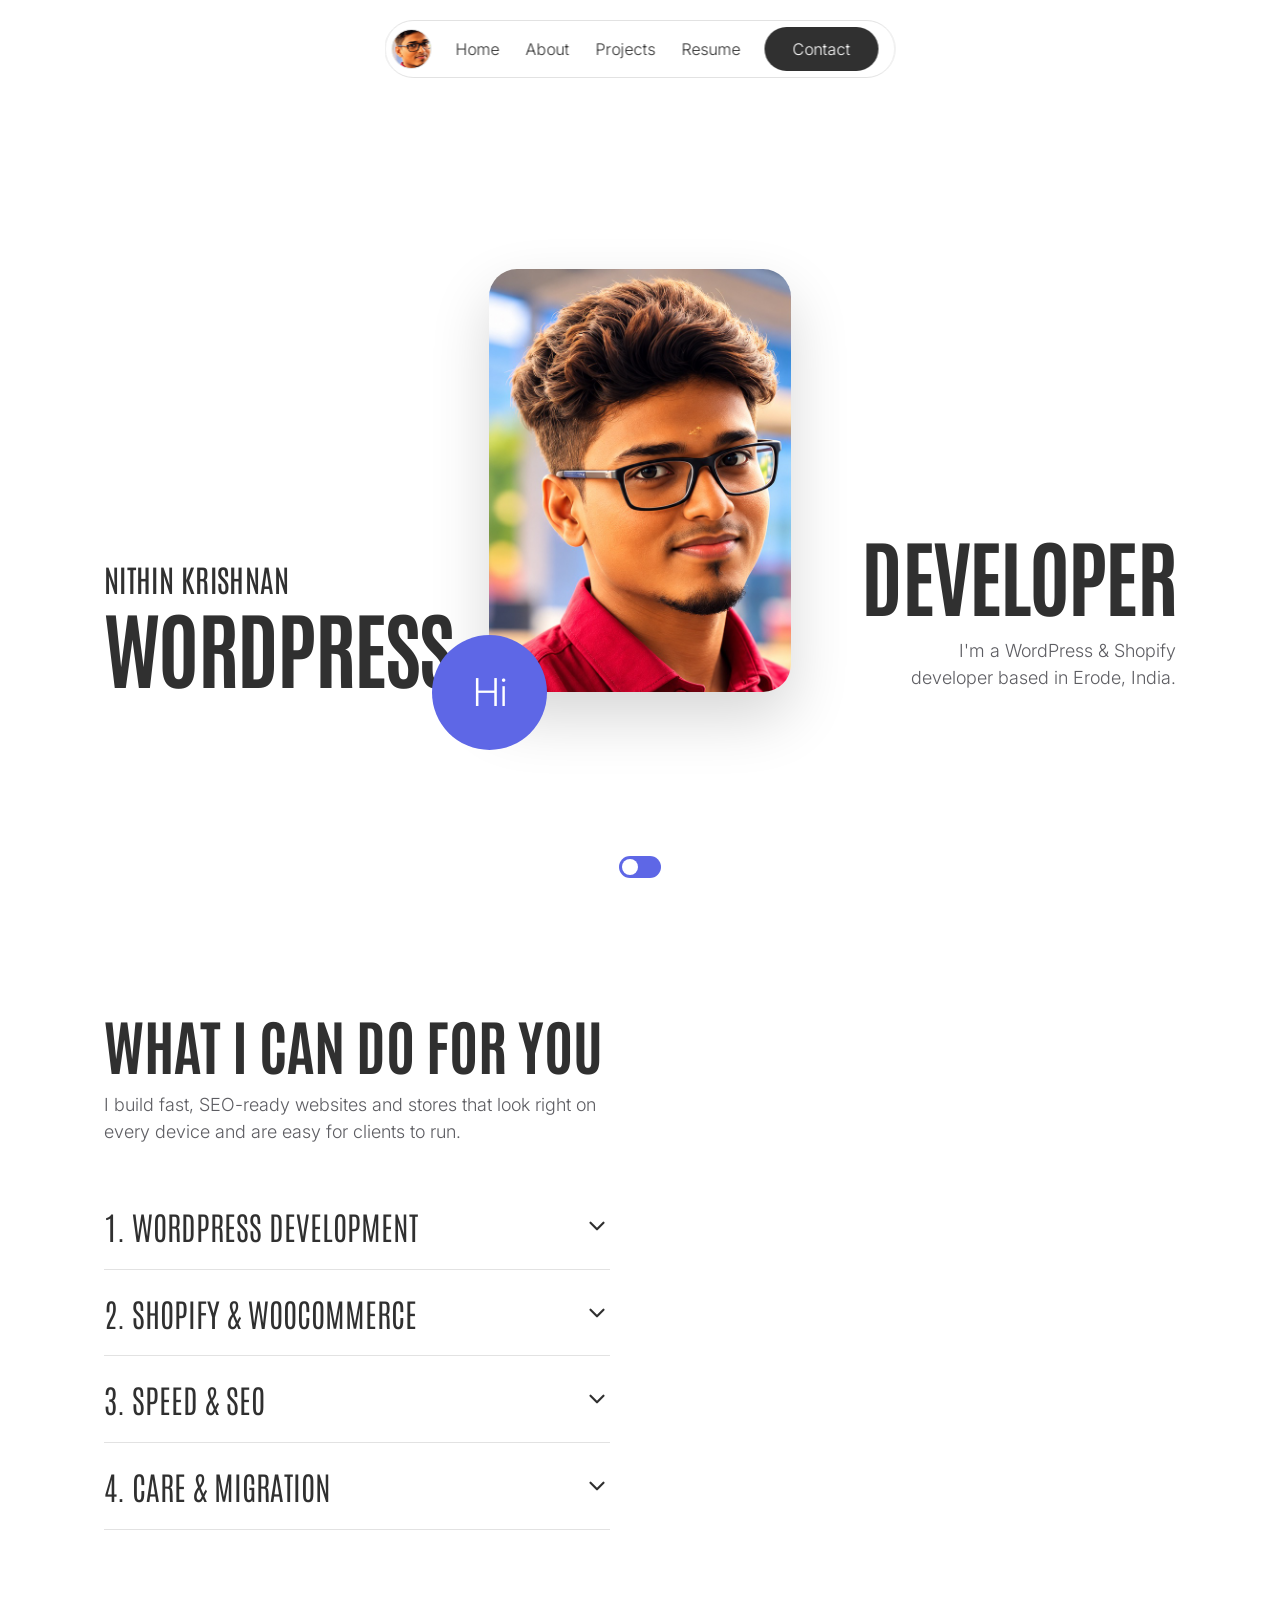
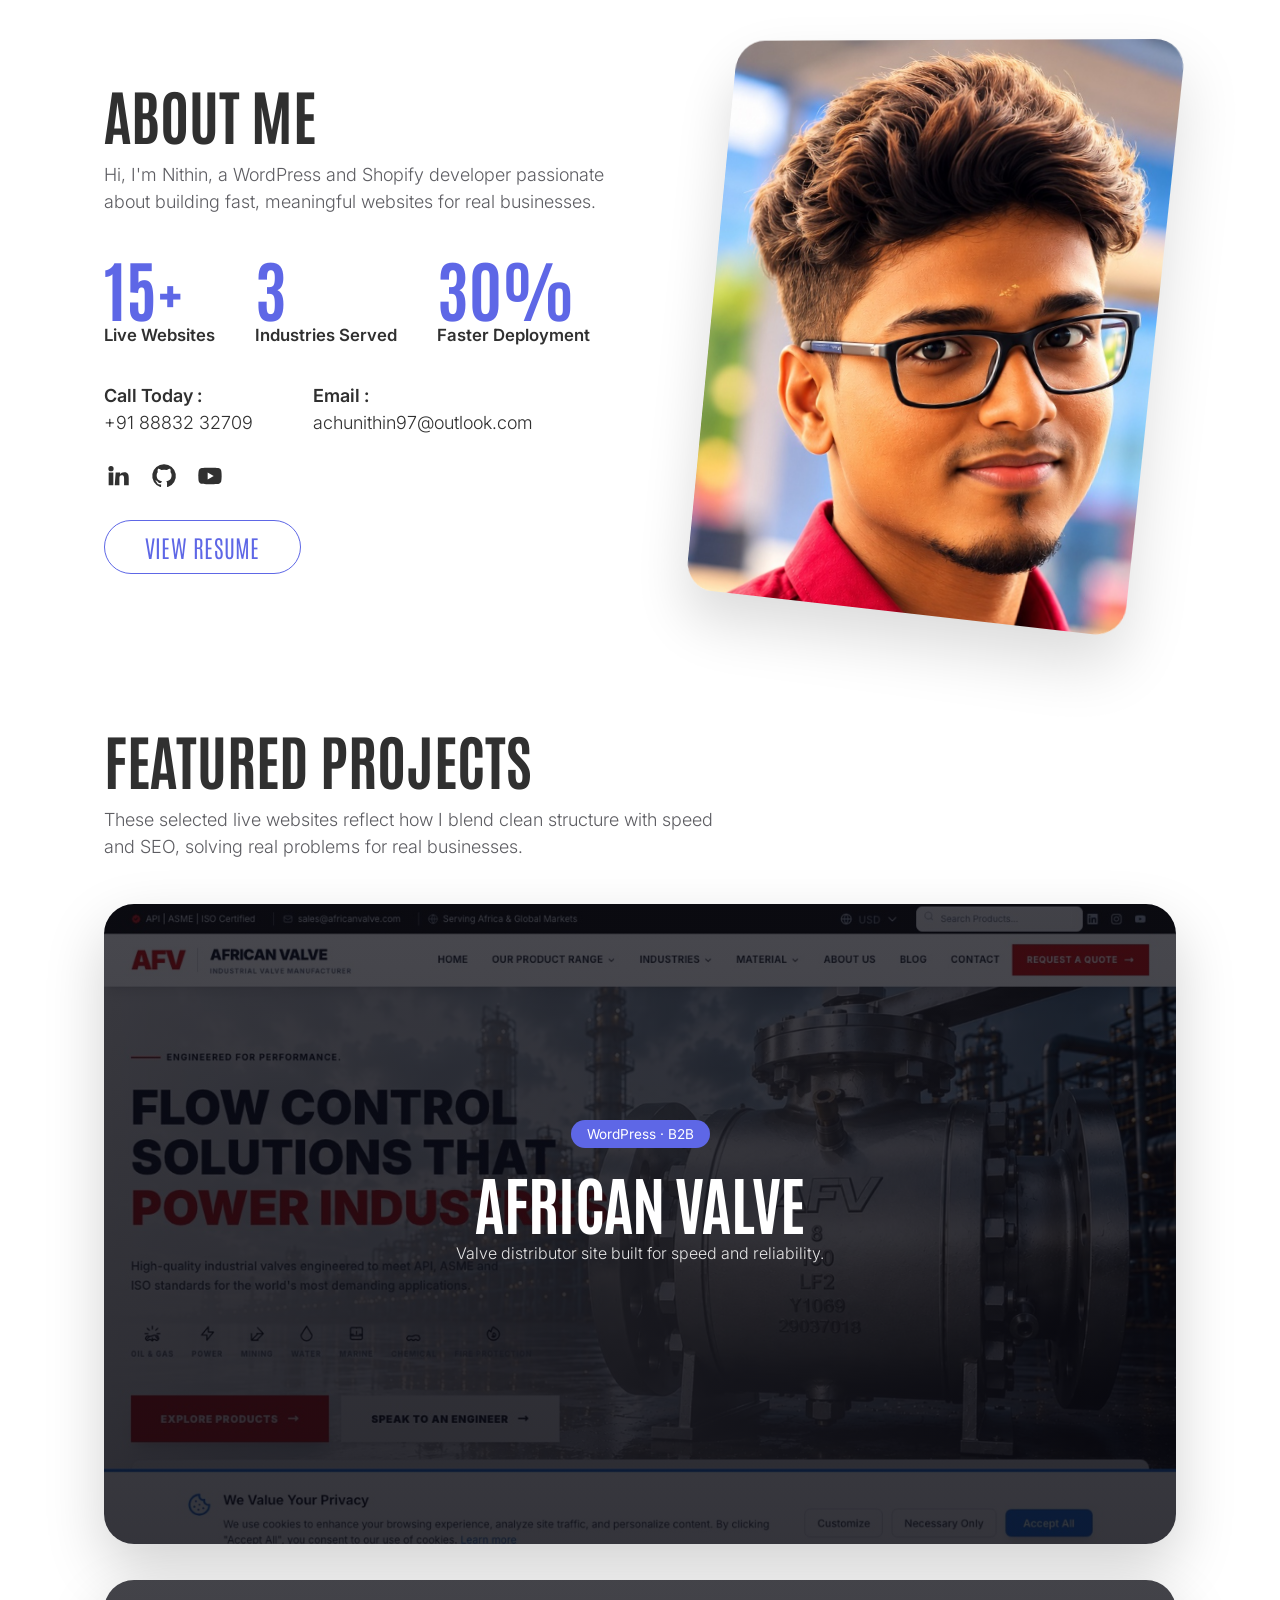
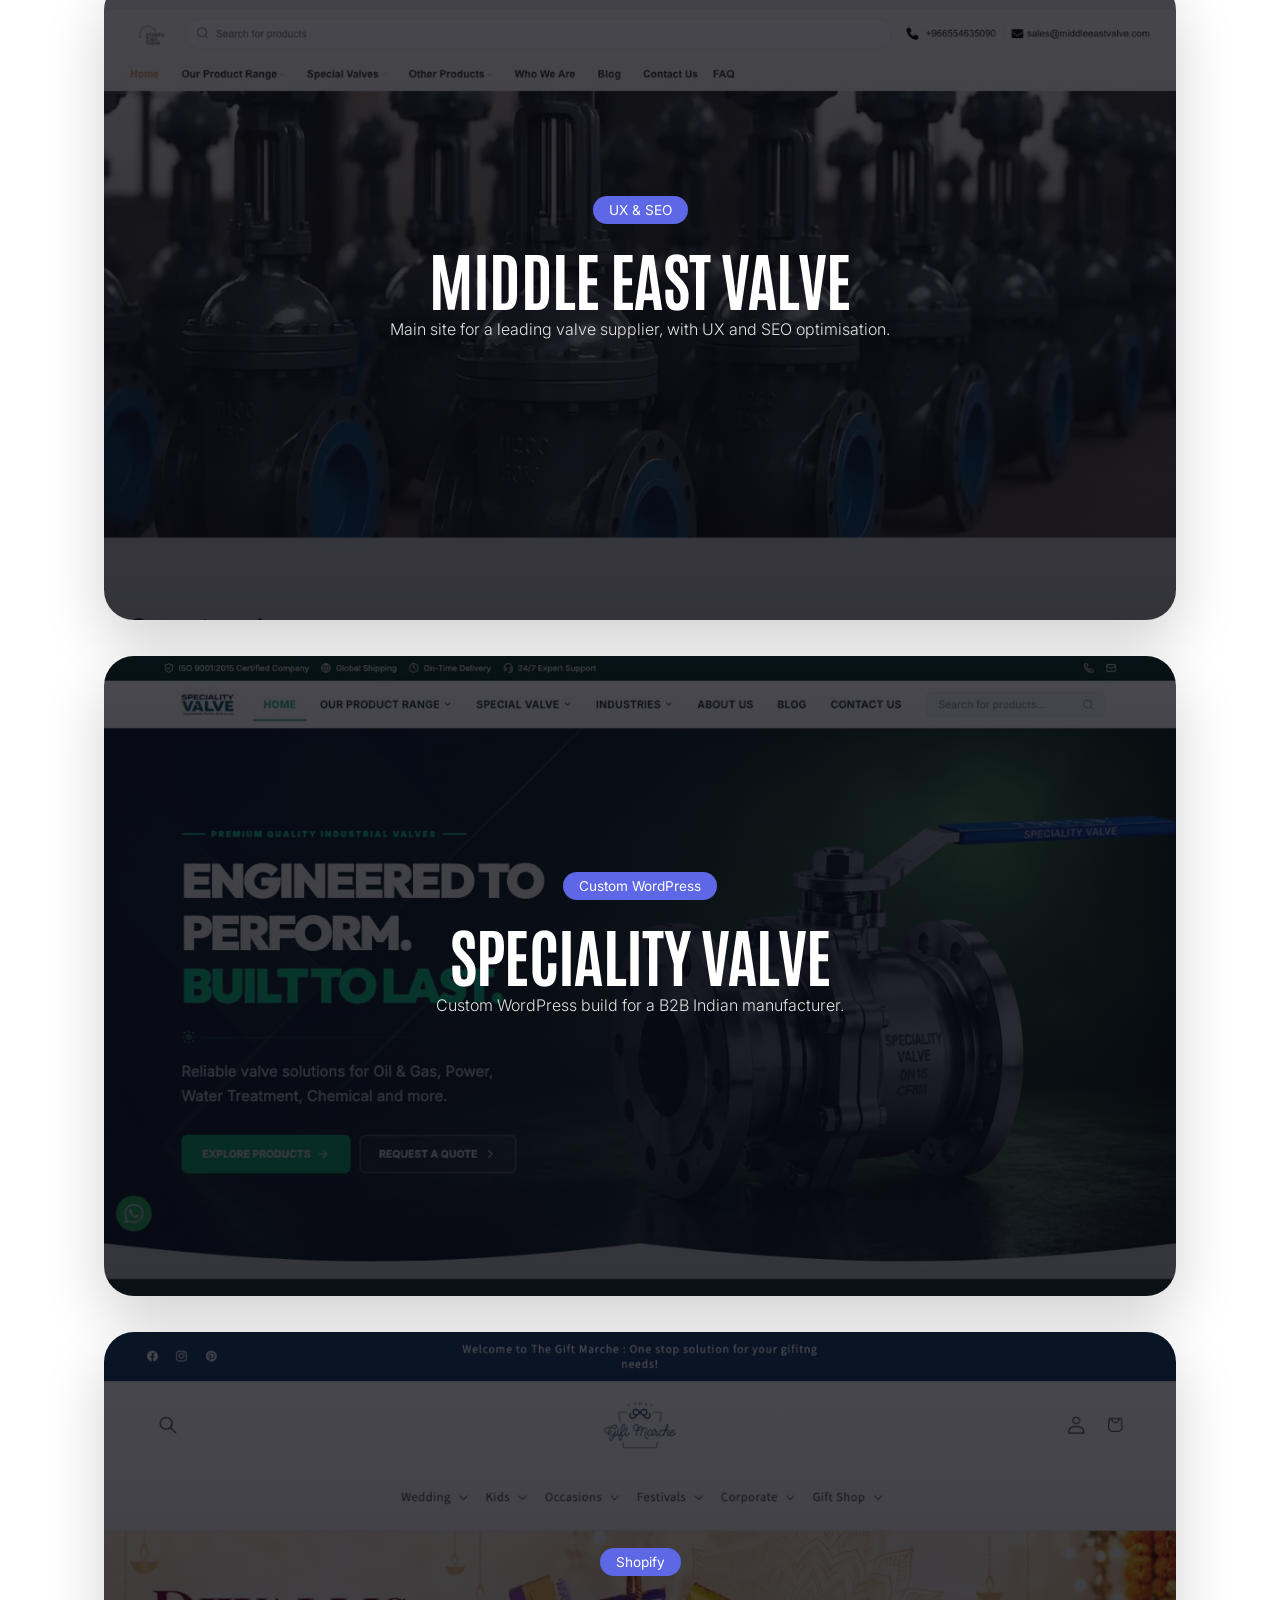
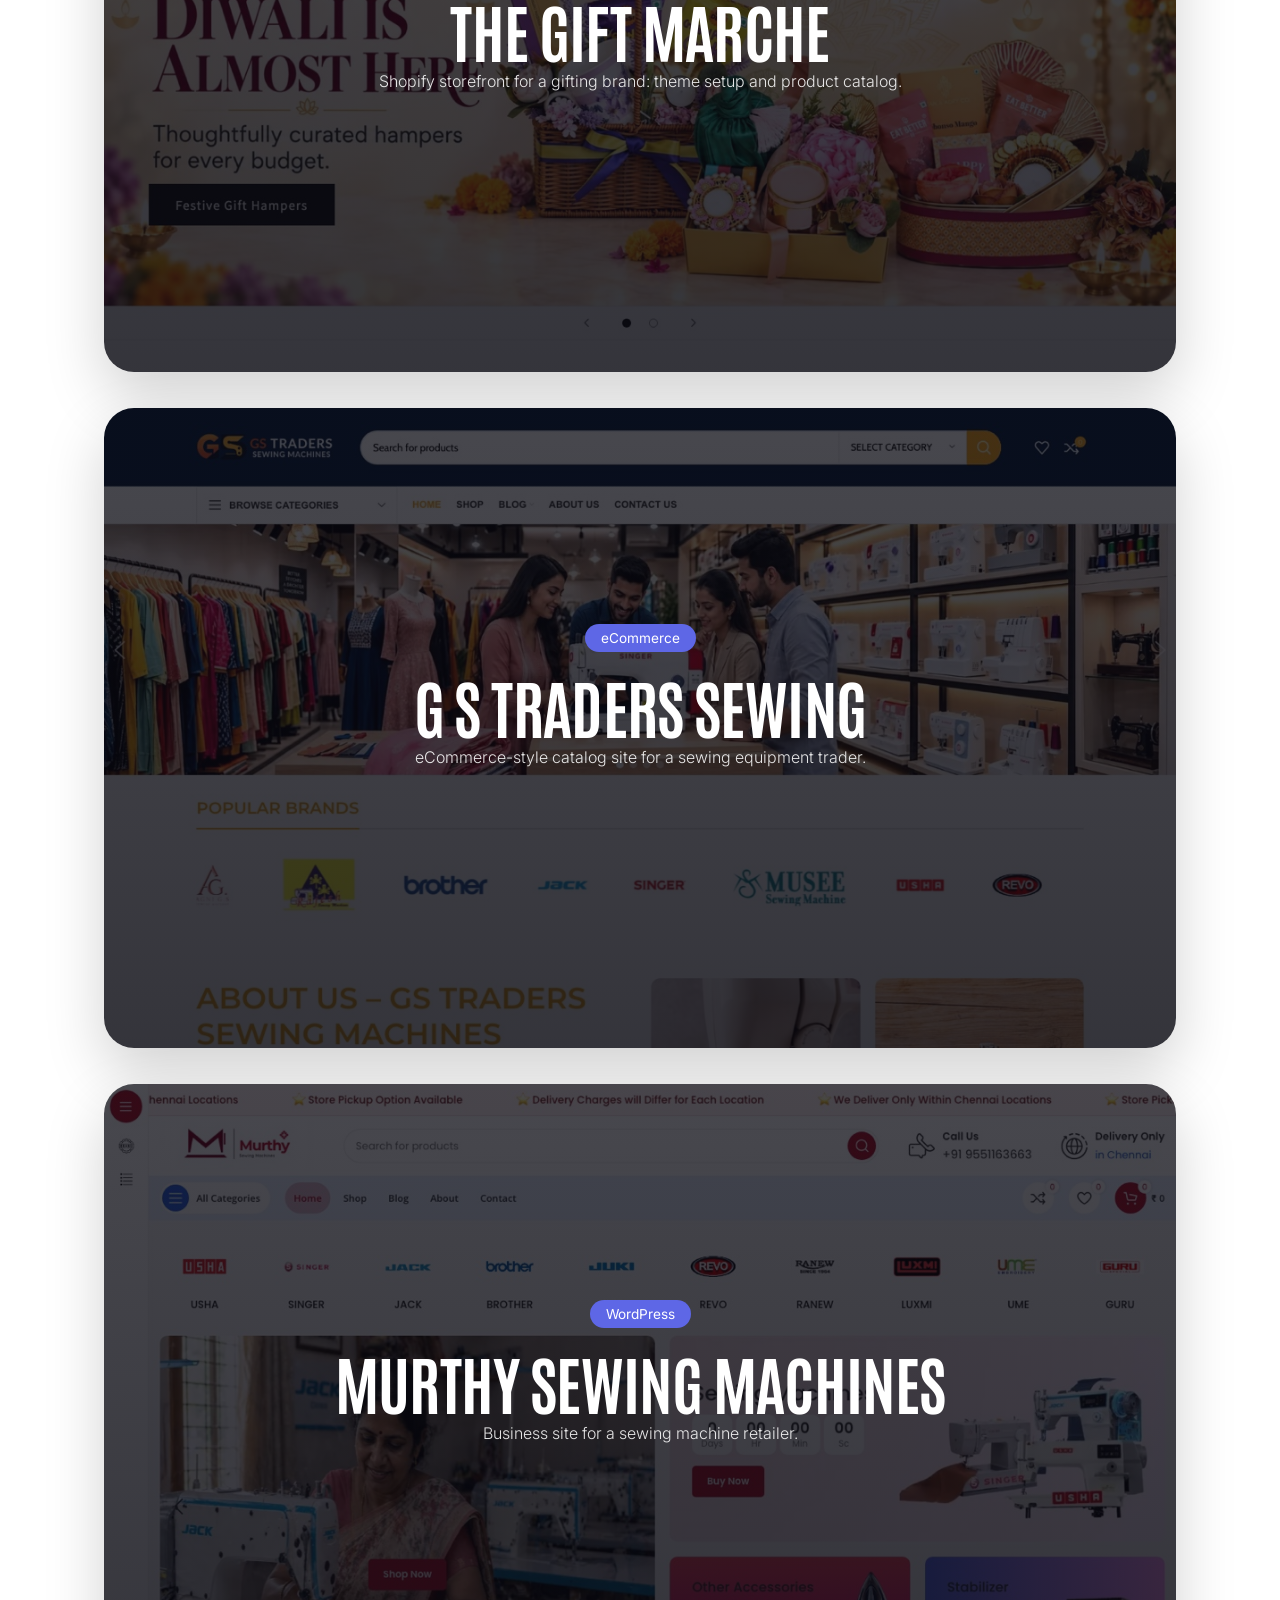
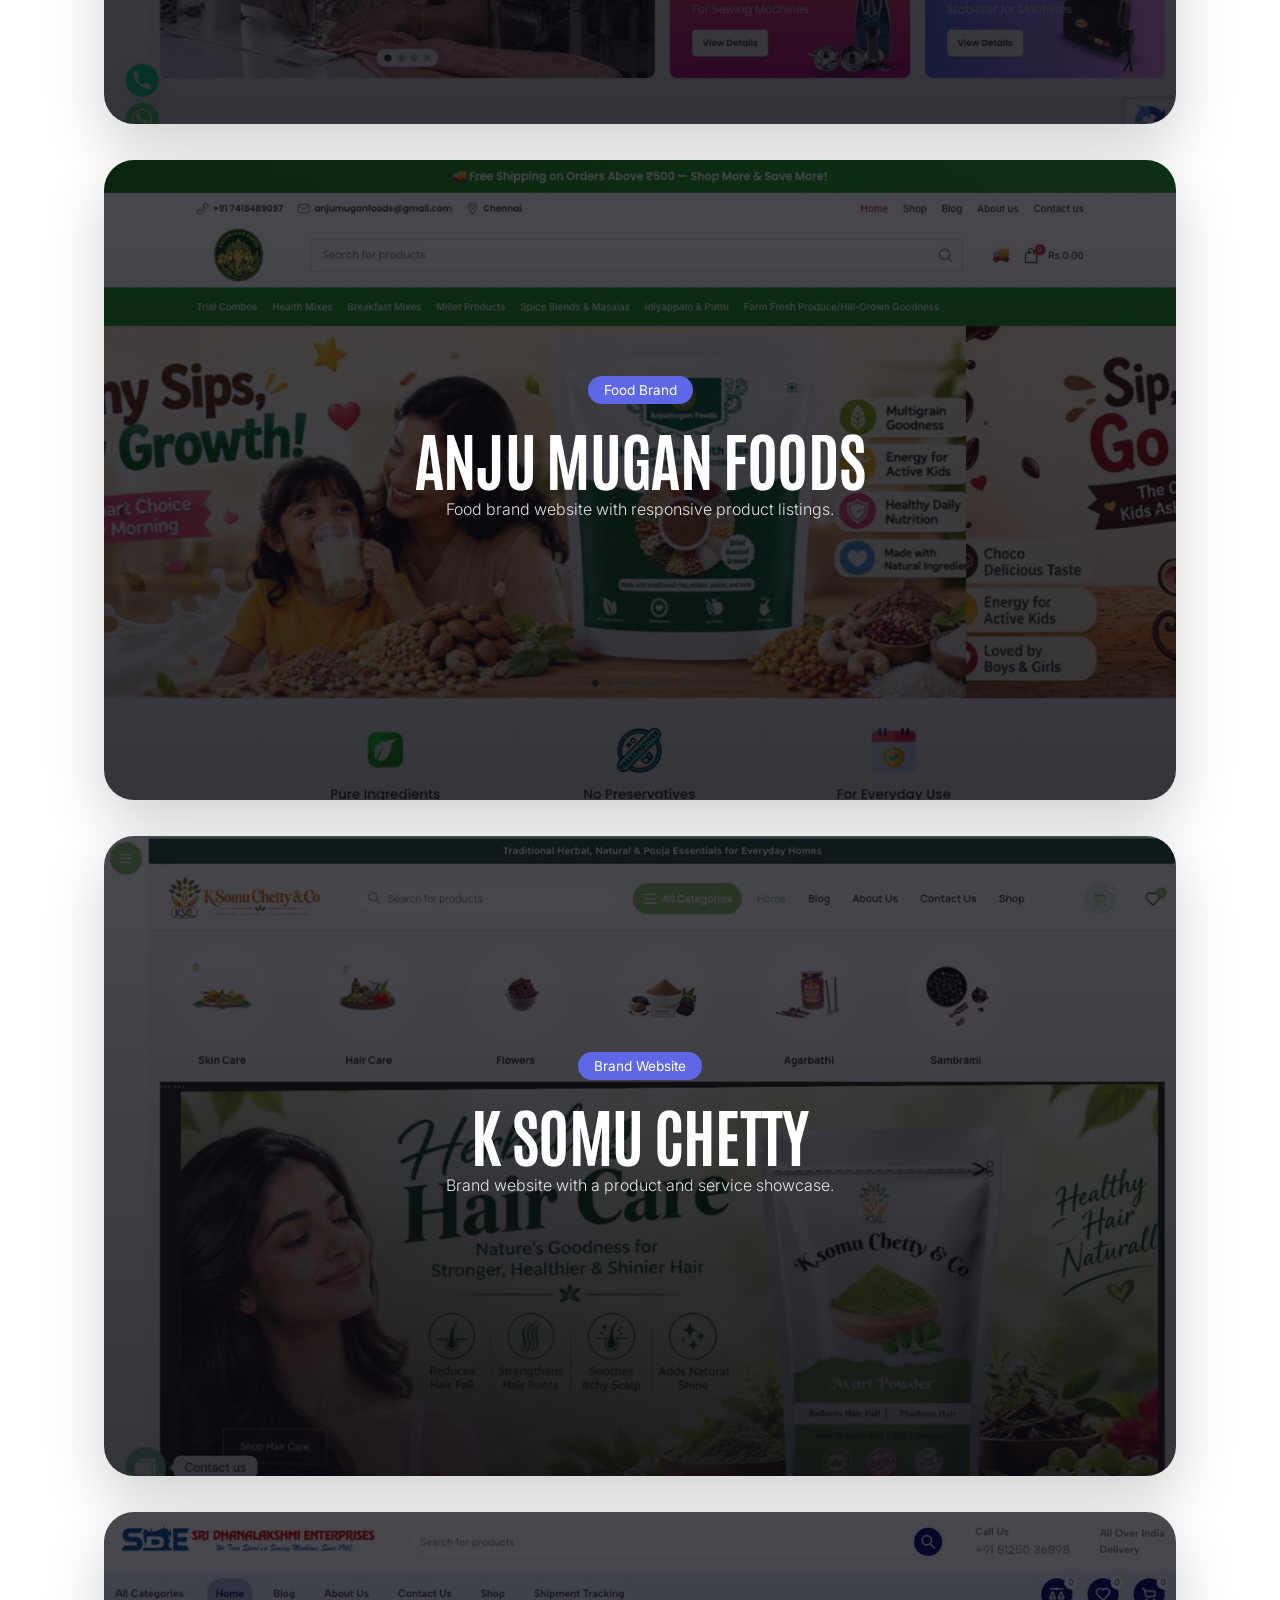
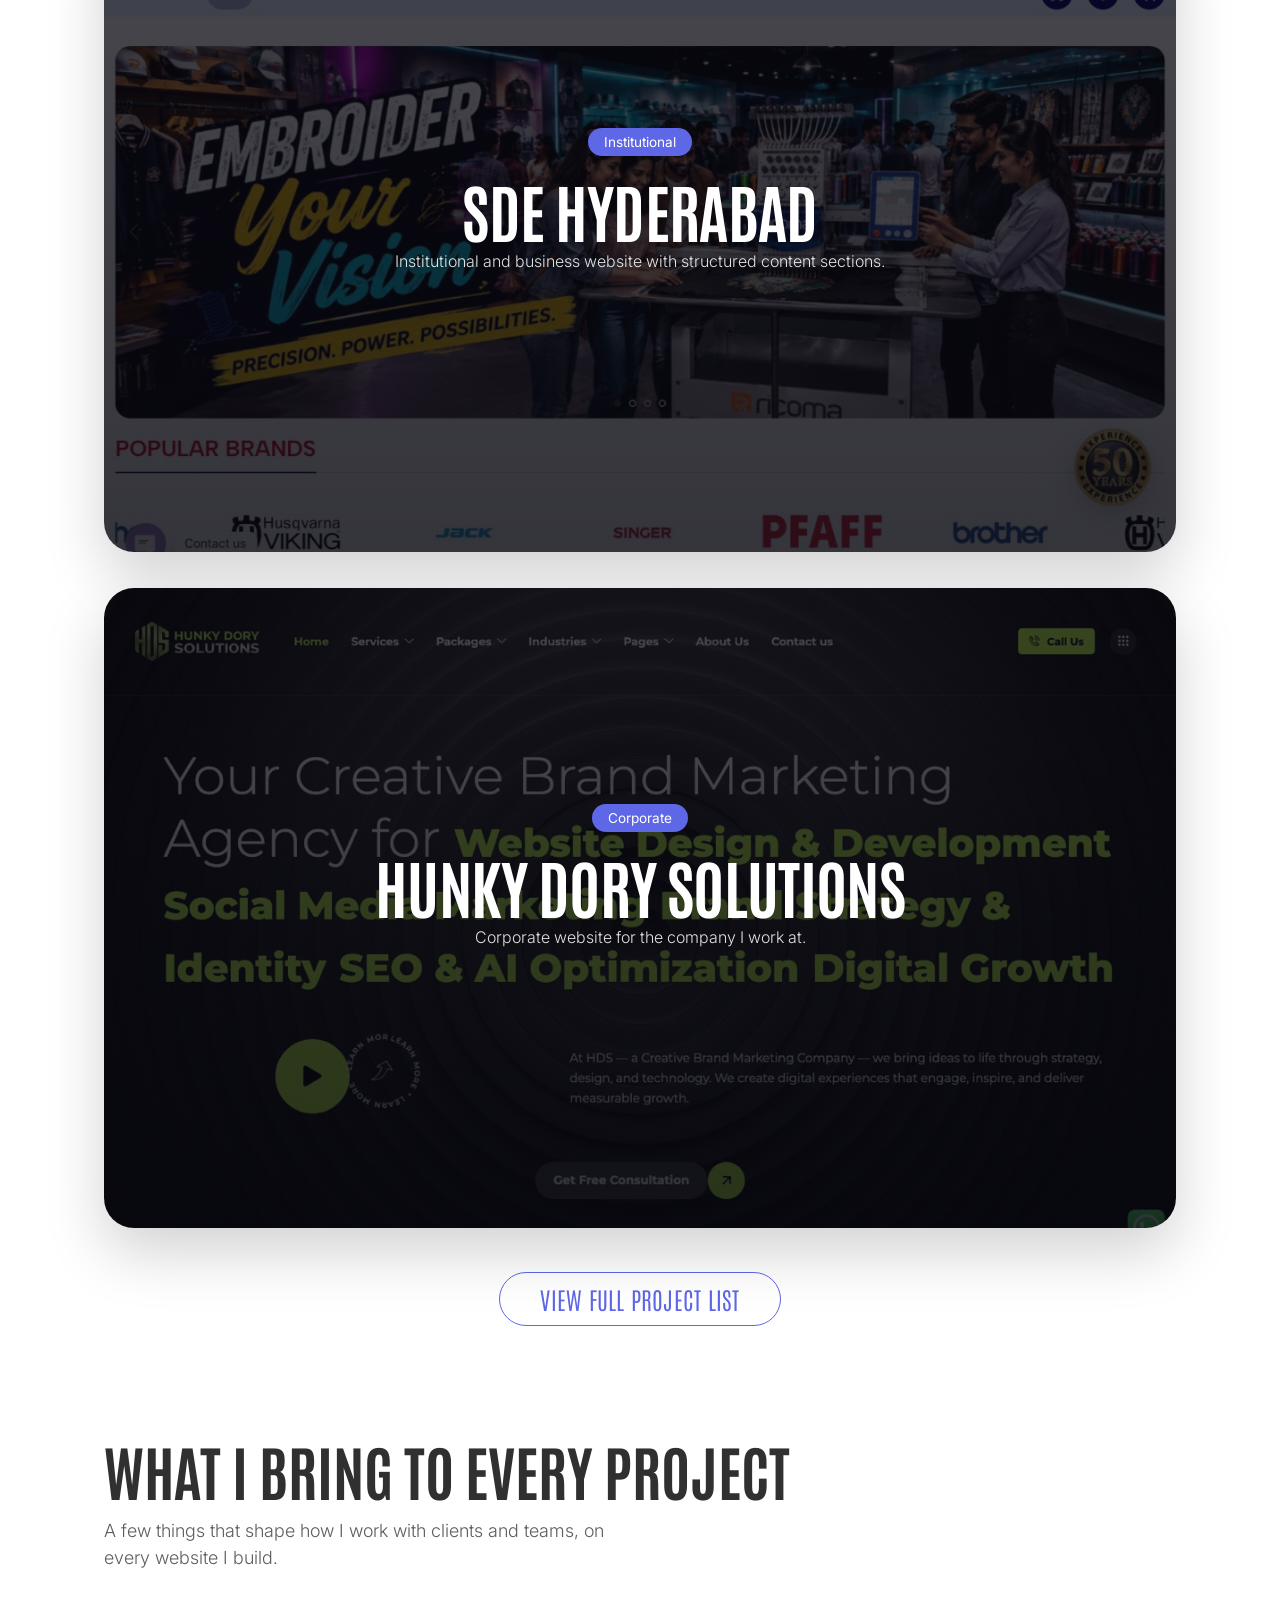
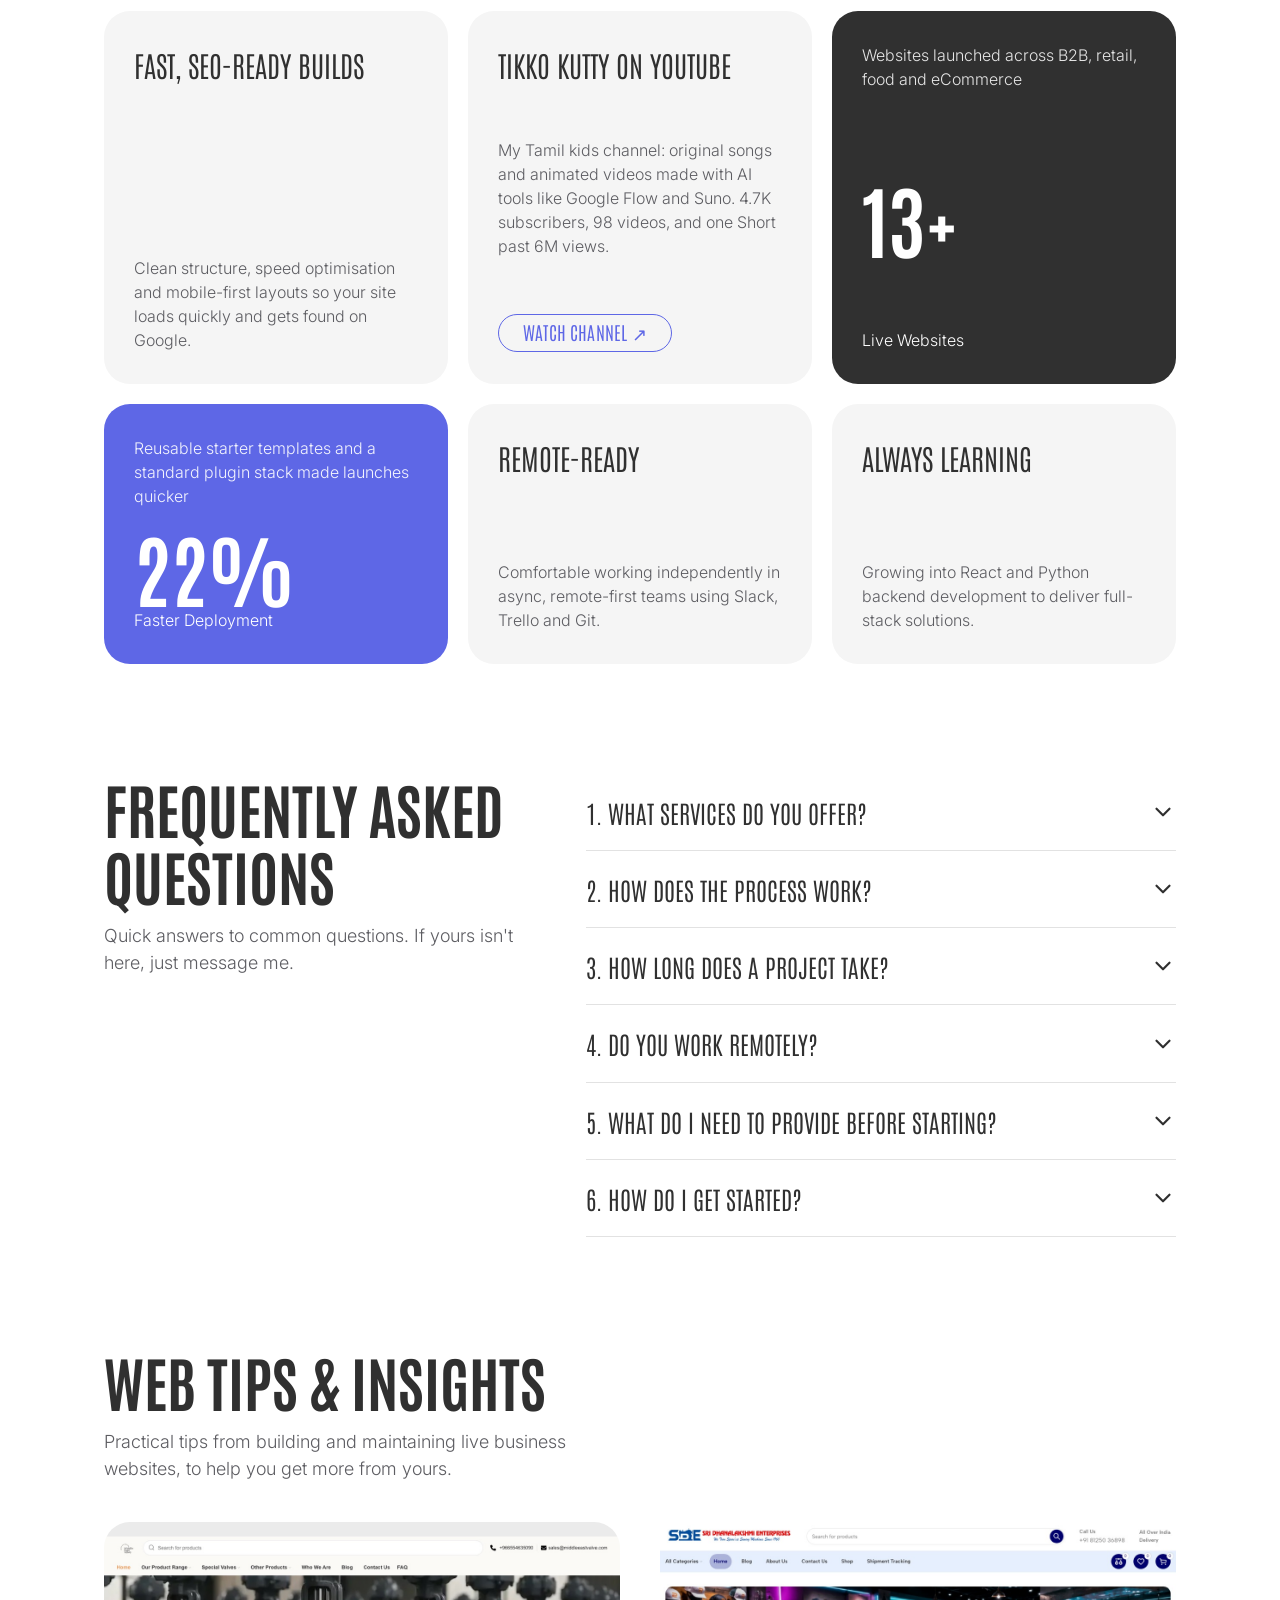
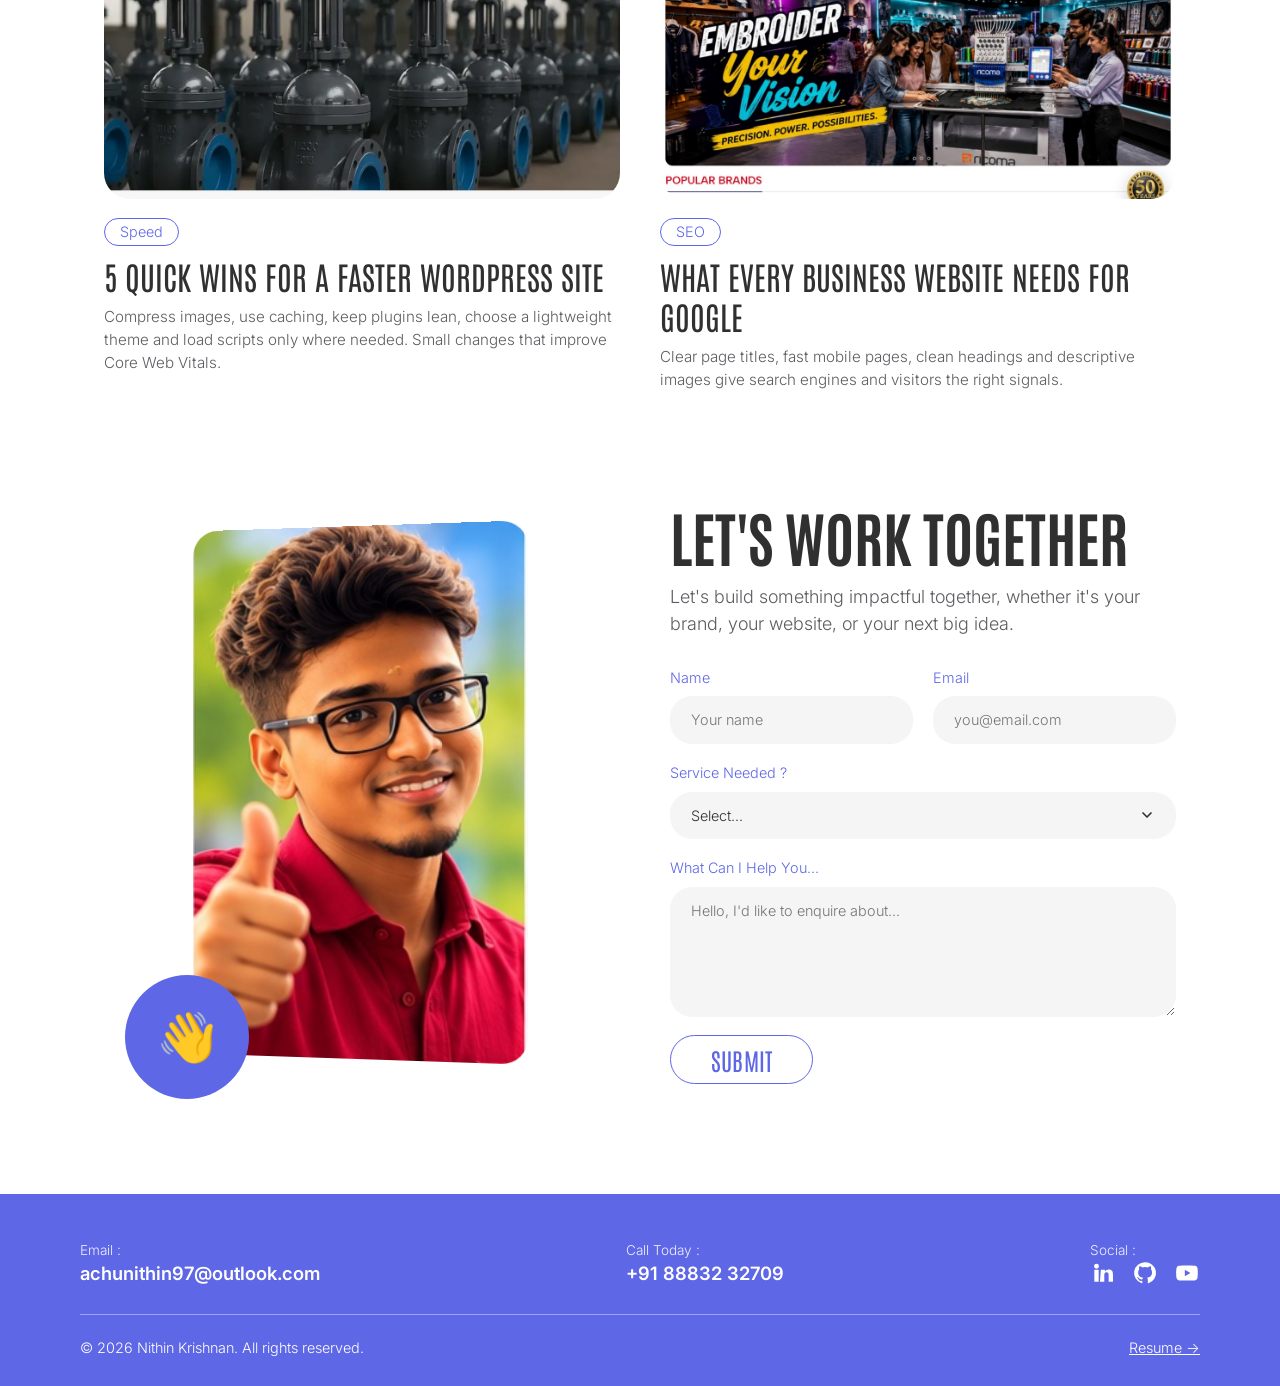
<file: index.html>
<!doctype html>
<html lang="en">
<head>
  <meta charset="utf-8">
  <meta name="viewport" content="width=device-width, initial-scale=1">
  <title>Nithin Krishnan | WordPress Developer</title>
  <meta name="description" content="Nithin Krishnan: WordPress & Shopify developer with 15+ live business sites. Open to remote roles.">
  <link rel="preconnect" href="https://fonts.googleapis.com">
  <link rel="preconnect" href="https://fonts.gstatic.com" crossorigin>
  <link href="https://fonts.googleapis.com/css2?family=Antonio:wght@400;700&family=Inter:wght@300;400;600&display=swap" rel="stylesheet">
  <link rel="stylesheet" href="style.css">
</head>
<body>
  <svg width="0" height="0" style="position:absolute" aria-hidden="true">
    <symbol id="chev" viewBox="0 0 24 24"><path d="m6 15 6-6 6 6" fill="none" stroke="currentColor" stroke-width="2" stroke-linecap="round" stroke-linejoin="round"/></symbol>
  </svg>

  <header class="nav" id="nav">
    <a class="av" href="#home" aria-label="Home"><span class="mini"></span></a>
    <nav class="links">
      <a href="#home">Home</a>
      <a href="#about">About</a>
      <a href="#projects">Projects</a>
      <a href="resume.html">Resume</a>
      <a class="contact-btn" href="#contact">Contact</a>
    </nav>
    <a class="avail" href="#contact"><span>Available for work</span><i class="dot"></i></a>
  </header>

  <main>
    <section id="home" class="hero">
      <h1 class="sr">Nithin Krishnan, WordPress Developer</h1>
      <div class="hero-grid" aria-hidden="true">
        <div class="hl">
          <p class="nm">NITHIN KRISHNAN</p>
          <div class="big">WORDPRESS</div>
        </div>
        <div class="ph">
          <div class="photo"></div>
          <div class="hi">Hi</div>
        </div>
        <div class="hr">
          <div class="big">DEVELOPER</div>
          <p class="sub">I'm a WordPress &amp; Shopify developer based in Erode, India.</p>
        </div>
      </div>
    </section>

    <section id="services" class="split">
      <div class="col">
        <h2>WHAT I CAN DO FOR YOU</h2>
        <p class="lead">I build fast, SEO-ready websites and stores that look right on every device and are easy for clients to run.</p>
        <div class="acc">
          <details data-img="assets/shots/africanvalve.jpg">
            <summary><span>1. WORDPRESS DEVELOPMENT</span><svg class="ch"><use href="#chev"/></svg></summary>
            <ul>
              <li>Custom WordPress websites for businesses</li>
              <li>Theme and plugin customisation</li>
              <li>Elementor, WPBakery and ACF builds</li>
              <li>Fully responsive, cross-browser tested</li>
            </ul>
          </details>
          <details data-img="assets/shots/thegiftmarche.jpg">
            <summary><span>2. SHOPIFY &amp; WOOCOMMERCE</span><svg class="ch"><use href="#chev"/></svg></summary>
            <ul>
              <li>Shopify theme setup and product catalog</li>
              <li>WooCommerce store builds</li>
              <li>Product listings and category structure</li>
              <li>Mobile-first shopping experience</li>
            </ul>
          </details>
          <details data-img="assets/shots/middleeastvalve.jpg">
            <summary><span>3. SPEED &amp; SEO</span><svg class="ch"><use href="#chev"/></svg></summary>
            <ul>
              <li>Core Web Vitals optimisation</li>
              <li>Caching and image optimisation</li>
              <li>On-page SEO and clean structure</li>
              <li>Faster load times on live sites</li>
            </ul>
          </details>
          <details data-img="assets/shots/sdehyd.jpg">
            <summary><span>4. CARE &amp; MIGRATION</span><svg class="ch"><use href="#chev"/></svg></summary>
            <ul>
              <li>Live-site monitoring and bug fixes</li>
              <li>Backups and security</li>
              <li>Safe site migrations</li>
              <li>Updates and post-launch changes</li>
            </ul>
          </details>
        </div>
      </div>
      <div class="pic tilt"><div class="pic-in" style="background-image:url(assets/shots/thegiftmarche.jpg)"></div></div>
    </section>

    <section id="about" class="split">
      <div class="col">
        <h2>ABOUT ME</h2>
        <p class="lead">Hi, I'm Nithin, a WordPress and Shopify developer passionate about building fast, meaningful websites for real businesses.</p>
        <div class="stats">
          <div><b data-count="15" data-suffix="+">15+</b><span>Live Websites</span></div>
          <div><b data-count="3">3</b><span>Industries Served</span></div>
          <div><b data-count="30" data-suffix="%">30%</b><span>Faster Deployment</span></div>
        </div>
        <div class="info">
          <div><strong>Call Today :</strong><a href="tel:+918883232709">+91 88832 32709</a></div>
          <div><strong>Email :</strong><a href="mailto:achunithin97@outlook.com">achunithin97@outlook.com</a></div>
        </div>
        <div class="soc">
          <a href="https://www.linkedin.com/in/nithinkrishnan381997" target="_blank" rel="noopener" aria-label="LinkedIn"><svg viewBox="0 0 24 24"><path d="M4 9h4v11H4zM6 3.500a2.250 2.250 0 1 1 0 4.500 2.250 2.250 0 0 1 0-4.500zM10 9h3.800v1.500c.6-1 1.900-1.800 3.600-1.800 3.300 0 3.800 2.200 3.800 5V20h-4v-5.600c0-1.300 0-3-1.900-3s-2.100 1.400-2.100 2.900V20h-4z"/></svg></a>
          <a href="https://github.com/Achunithin97" target="_blank" rel="noopener" aria-label="GitHub"><svg viewBox="0 0 24 24"><path d="M12 2a10 10 0 0 0-3.200 19.500c.5.100.7-.2.7-.5v-1.800c-2.800.6-3.400-1.200-3.400-1.200-.5-1.200-1.100-1.500-1.100-1.500-.9-.6.100-.6.100-.6 1 .1 1.500 1 1.500 1 .9 1.500 2.400 1.100 3 .8.1-.7.4-1.100.7-1.400-2.200-.3-4.600-1.100-4.600-5 0-1.100.4-2 1-2.700-.1-.3-.4-1.300.1-2.700 0 0 .8-.3 2.800 1a9.600 9.600 0 0 1 5 0c2-1.300 2.800-1 2.800-1 .5 1.400.2 2.400.1 2.700.6.700 1 1.600 1 2.700 0 3.900-2.400 4.700-4.600 5 .4.300.7.900.7 1.800V21c0 .3.200.6.700.5A10 10 0 0 0 12 2z"/></svg></a>
          <a href="https://www.youtube.com/@tikkokutty" target="_blank" rel="noopener" aria-label="TIKKO KUTTY on YouTube"><svg viewBox="0 0 24 24"><path fill-rule="evenodd" d="M21.600 7.200a2.500 2.500 0 0 0-1.800-1.800C18.200 5 12 5 12 5s-6.200 0-7.800.4A2.500 2.500 0 0 0 2.400 7.200C2 8.800 2 12 2 12s0 3.200.4 4.800a2.500 2.500 0 0 0 1.800 1.800C5.800 19 12 19 12 19s6.200 0 7.800-.4a2.500 2.500 0 0 0 1.800-1.800C22 15.200 22 12 22 12s0-3.200-.4-4.800zM10 15V9l5.200 3z"/></svg></a>
        </div>
        <a class="pbtn" href="resume.html">VIEW RESUME</a>
      </div>
      <div class="pic tilt"><div class="pic-in portrait"></div></div>
    </section>

    <section id="projects">
      <h2>FEATURED PROJECTS</h2>
      <p class="lead">These selected live websites reflect how I blend clean structure with speed and SEO, solving real problems for real businesses.</p>
      <div class="stack">
        <a class="pc" href="https://www.africanvalve.com/" target="_blank" rel="noopener" style="--img:url(assets/shots/africanvalve.jpg)">
          <span class="pill">WordPress · B2B</span><h3>AFRICAN VALVE</h3><p>Valve distributor site built for speed and reliability.</p><em>Visit site ↗</em></a>
        <a class="pc" href="https://www.middleeastvalve.com/" target="_blank" rel="noopener" style="--img:url(assets/shots/middleeastvalve.jpg)">
          <span class="pill">UX &amp; SEO</span><h3>MIDDLE EAST VALVE</h3><p>Main site for a leading valve supplier, with UX and SEO optimisation.</p><em>Visit site ↗</em></a>
        <a class="pc" href="https://www.specialityvalve.com/" target="_blank" rel="noopener" style="--img:url(assets/shots/specialityvalve.jpg)">
          <span class="pill">Custom WordPress</span><h3>SPECIALITY VALVE</h3><p>Custom WordPress build for a B2B Indian manufacturer.</p><em>Visit site ↗</em></a>
        <a class="pc" href="https://thegiftmarche.in/" target="_blank" rel="noopener" style="--img:url(assets/shots/thegiftmarche.jpg)">
          <span class="pill">Shopify</span><h3>THE GIFT MARCHE</h3><p>Shopify storefront for a gifting brand: theme setup and product catalog.</p><em>Visit site ↗</em></a>
        <a class="pc" href="https://gstraderssewing.com/" target="_blank" rel="noopener" style="--img:url(assets/shots/gstraderssewing.jpg)">
          <span class="pill">eCommerce</span><h3>G S TRADERS SEWING</h3><p>eCommerce-style catalog site for a sewing equipment trader.</p><em>Visit site ↗</em></a>
        <a class="pc" href="https://murthysewingmachines.com/" target="_blank" rel="noopener" style="--img:url(assets/shots/murthysewingmachines.jpg)">
          <span class="pill">WordPress</span><h3>MURTHY SEWING MACHINES</h3><p>Business site for a sewing machine retailer.</p><em>Visit site ↗</em></a>
        <a class="pc" href="https://anjumuganfoods.com/" target="_blank" rel="noopener" style="--img:url(assets/shots/anjumuganfoods.jpg)">
          <span class="pill">Food Brand</span><h3>ANJU MUGAN FOODS</h3><p>Food brand website with responsive product listings.</p><em>Visit site ↗</em></a>
        <a class="pc" href="https://ksomuchetty.in/" target="_blank" rel="noopener" style="--img:url(assets/shots/ksomuchetty.jpg)">
          <span class="pill">Brand Website</span><h3>K SOMU CHETTY</h3><p>Brand website with a product and service showcase.</p><em>Visit site ↗</em></a>
        <a class="pc" href="https://sdehyd.com/" target="_blank" rel="noopener" style="--img:url(assets/shots/sdehyd.jpg)">
          <span class="pill">Institutional</span><h3>SDE HYDERABAD</h3><p>Institutional and business website with structured content sections.</p><em>Visit site ↗</em></a>
        <a class="pc" href="https://hunky-dory-solutions.com/" target="_blank" rel="noopener" style="--img:url(assets/shots/hunky-dory-solutions.jpg)">
          <span class="pill">Corporate</span><h3>HUNKY DORY SOLUTIONS</h3><p>Corporate website for the company I work at.</p><em>Visit site ↗</em></a>
      </div>
      <div class="more-btn"><a class="pbtn" href="resume.html#projects">VIEW FULL PROJECT LIST</a></div>
    </section>

    <section id="beyond">
      <h2>WHAT I BRING TO EVERY PROJECT</h2>
      <p class="lead">A few things that shape how I work with clients and teams, on every website I build.</p>
      <div class="trio">
        <div class="tc"><p class="tt">Fast, SEO-ready builds</p><p>Clean structure, speed optimisation and mobile-first layouts so your site loads quickly and gets found on Google.</p></div>
        <div class="tc"><p class="tt">TIKKO KUTTY on YouTube</p><p>My Tamil kids channel: original songs and animated videos made with AI tools like Google Flow and Suno. 4.7K subscribers, 98 videos, and one Short past 6M views.</p><a class="pbtn sm" href="https://www.youtube.com/@tikkokutty" target="_blank" rel="noopener">WATCH CHANNEL ↗</a></div>
        <div class="tc dark"><p>Websites launched across B2B, retail, food and eCommerce</p><b data-count="15" data-suffix="+">15+</b><span>Live Websites</span></div>
        <div class="tc accent"><p>Reusable starter templates and a standard plugin stack made launches quicker</p><b data-count="30" data-suffix="%">30%</b><span>Faster Deployment</span></div>
        <div class="tc"><p class="tt">Remote-ready</p><p>Comfortable working independently in async, remote-first teams using Slack, Trello and Git.</p></div>
        <div class="tc"><p class="tt">Always learning</p><p>Growing into React and Python backend development to deliver full-stack solutions.</p></div>
      </div>
    </section>

    <section id="faq" class="faq">
      <div class="col">
        <h2>FREQUENTLY ASKED QUESTIONS</h2>
        <p class="lead">Quick answers to common questions. If yours isn't here, just message me.</p>
      </div>
      <div class="acc">
        <details>
          <summary><span>1. WHAT SERVICES DO YOU OFFER?</span><svg class="ch"><use href="#chev"/></svg></summary>
          <ul><li>WordPress and Shopify websites, WooCommerce stores, speed and SEO optimisation, and ongoing site care.</li></ul>
        </details>
        <details>
          <summary><span>2. HOW DOES THE PROCESS WORK?</span><svg class="ch"><use href="#chev"/></svg></summary>
          <ul><li>We agree on the goals and pages, I build and share a preview, we refine it together, then I launch and test on all devices.</li></ul>
        </details>
        <details>
          <summary><span>3. HOW LONG DOES A PROJECT TAKE?</span><svg class="ch"><use href="#chev"/></svg></summary>
          <ul><li>It depends on the number of pages and features. Message me with your idea and I'll give you an honest estimate.</li></ul>
        </details>
        <details>
          <summary><span>4. DO YOU WORK REMOTELY?</span><svg class="ch"><use href="#chev"/></svg></summary>
          <ul><li>Yes. I'm comfortable in async, remote-first teams using Slack, Trello and Git, and I'm open to remote and work-from-home roles.</li></ul>
        </details>
        <details>
          <summary><span>5. WHAT DO I NEED TO PROVIDE BEFORE STARTING?</span><svg class="ch"><use href="#chev"/></svg></summary>
          <ul><li>Your logo, brand colours, page content and photos if you have them, plus examples of websites you like. If something is missing, I can help you plan it.</li></ul>
        </details>
        <details>
          <summary><span>6. HOW DO I GET STARTED?</span><svg class="ch"><use href="#chev"/></svg></summary>
          <ul><li>Send me a message using the form below or email me directly. Tell me about your business and what you need, and I'll reply with next steps.</li></ul>
        </details>
      </div>
    </section>

    <section id="insights">
      <h2>WEB TIPS &amp; INSIGHTS</h2>
      <p class="lead">Practical tips from building and maintaining live business websites, to help you get more from yours.</p>
      <div class="posts">
        <article class="post">
          <div class="pimg" style="background-image:url(assets/shots/middleeastvalve.jpg)"></div>
          <p class="meta"><span class="tagp">Speed</span></p>
          <h3>5 QUICK WINS FOR A FASTER WORDPRESS SITE</h3>
          <p>Compress images, use caching, keep plugins lean, choose a lightweight theme and load scripts only where needed. Small changes that improve Core Web Vitals.</p>
        </article>
        <article class="post">
          <div class="pimg" style="background-image:url(assets/shots/sdehyd.jpg)"></div>
          <p class="meta"><span class="tagp">SEO</span></p>
          <h3>WHAT EVERY BUSINESS WEBSITE NEEDS FOR GOOGLE</h3>
          <p>Clear page titles, fast mobile pages, clean headings and descriptive images give search engines and visitors the right signals.</p>
        </article>
      </div>
    </section>

    <section id="contact" class="contact">
      <div class="cl">
        <div class="cphoto"></div>
        <div class="wave">👋</div>
      </div>
      <div class="cr">
        <h2>LET'S WORK TOGETHER</h2>
        <p class="lead">Let's build something impactful together, whether it's your brand, your website, or your next big idea.</p>
        <form id="form">
          <div class="two">
            <label>Name<input name="name" placeholder="Your name" required></label>
            <label>Email<input name="email" type="email" placeholder="you@email.com" required></label>
          </div>
          <label>Service Needed ?
            <select name="service">
              <option value="">Select...</option>
              <option>New website</option><option>Shopify / WooCommerce store</option><option>Speed &amp; SEO</option><option>Website care &amp; migration</option><option>Full-time remote role</option>
            </select>
          </label>
          <label>What Can I Help You...<textarea name="msg" rows="4" placeholder="Hello, I'd like to enquire about..."></textarea></label>
          <button class="pbtn" type="submit">SUBMIT</button>
        </form>
      </div>
    </section>
  </main>

  <footer class="foot">
    <div class="fr">
      <div><small>Email :</small><a href="mailto:achunithin97@outlook.com">achunithin97@outlook.com</a></div>
      <div><small>Call Today :</small><a href="tel:+918883232709">+91 88832 32709</a></div>
      <div><small>Social :</small><span class="fs"><a href="https://www.linkedin.com/in/nithinkrishnan381997" target="_blank" rel="noopener" aria-label="LinkedIn"><svg viewBox="0 0 24 24"><path d="M4 9h4v11H4zM6 3.500a2.250 2.250 0 1 1 0 4.500 2.250 2.250 0 0 1 0-4.500zM10 9h3.800v1.500c.6-1 1.900-1.800 3.600-1.800 3.300 0 3.800 2.200 3.800 5V20h-4v-5.600c0-1.300 0-3-1.900-3s-2.100 1.400-2.100 2.900V20h-4z"/></svg></a><a href="https://github.com/Achunithin97" target="_blank" rel="noopener" aria-label="GitHub"><svg viewBox="0 0 24 24"><path d="M12 2a10 10 0 0 0-3.200 19.500c.5.100.7-.2.7-.5v-1.800c-2.800.6-3.400-1.200-3.400-1.200-.5-1.200-1.100-1.500-1.100-1.500-.9-.6.100-.6.100-.6 1 .1 1.500 1 1.500 1 .9 1.500 2.400 1.100 3 .8.1-.7.4-1.100.7-1.400-2.200-.3-4.600-1.100-4.600-5 0-1.100.4-2 1-2.700-.1-.3-.4-1.300.1-2.700 0 0 .8-.3 2.800 1a9.600 9.600 0 0 1 5 0c2-1.300 2.800-1 2.800-1 .5 1.400.2 2.400.1 2.700.6.700 1 1.600 1 2.700 0 3.900-2.400 4.700-4.600 5 .4.300.7.900.7 1.800V21c0 .3.200.6.700.5A10 10 0 0 0 12 2z"/></svg></a><a href="https://www.youtube.com/@tikkokutty" target="_blank" rel="noopener" aria-label="TIKKO KUTTY on YouTube"><svg viewBox="0 0 24 24"><path fill-rule="evenodd" d="M21.600 7.200a2.500 2.500 0 0 0-1.800-1.800C18.200 5 12 5 12 5s-6.200 0-7.800.4A2.500 2.500 0 0 0 2.400 7.200C2 8.800 2 12 2 12s0 3.200.4 4.800a2.500 2.500 0 0 0 1.800 1.800C5.800 19 12 19 12 19s6.200 0 7.800-.4a2.500 2.500 0 0 0 1.800-1.800C22 15.200 22 12 22 12s0-3.200-.4-4.800zM10 15V9l5.200 3z"/></svg></a></span></div>
    </div>
    <div class="fb"><span>© <span id="year"></span> Nithin Krishnan. All rights reserved.</span><a href="resume.html">Resume →</a></div>
  </footer>

  <div class="fc" aria-hidden="true">
    <div class="fc-in">
      <div class="fc-front"></div>
      <div class="fc-back"><i class="b0"></i><i class="b1"></i></div>
    </div>
    <div class="fc-hi"><span class="t1">Hi</span><span class="t2">👋</span></div>
  </div>

  <button class="tgl" id="theme" role="switch" aria-checked="false" aria-label="Dark mode"><i></i></button>
  <script src="script.js"></script>
</body>
</html>
</file>
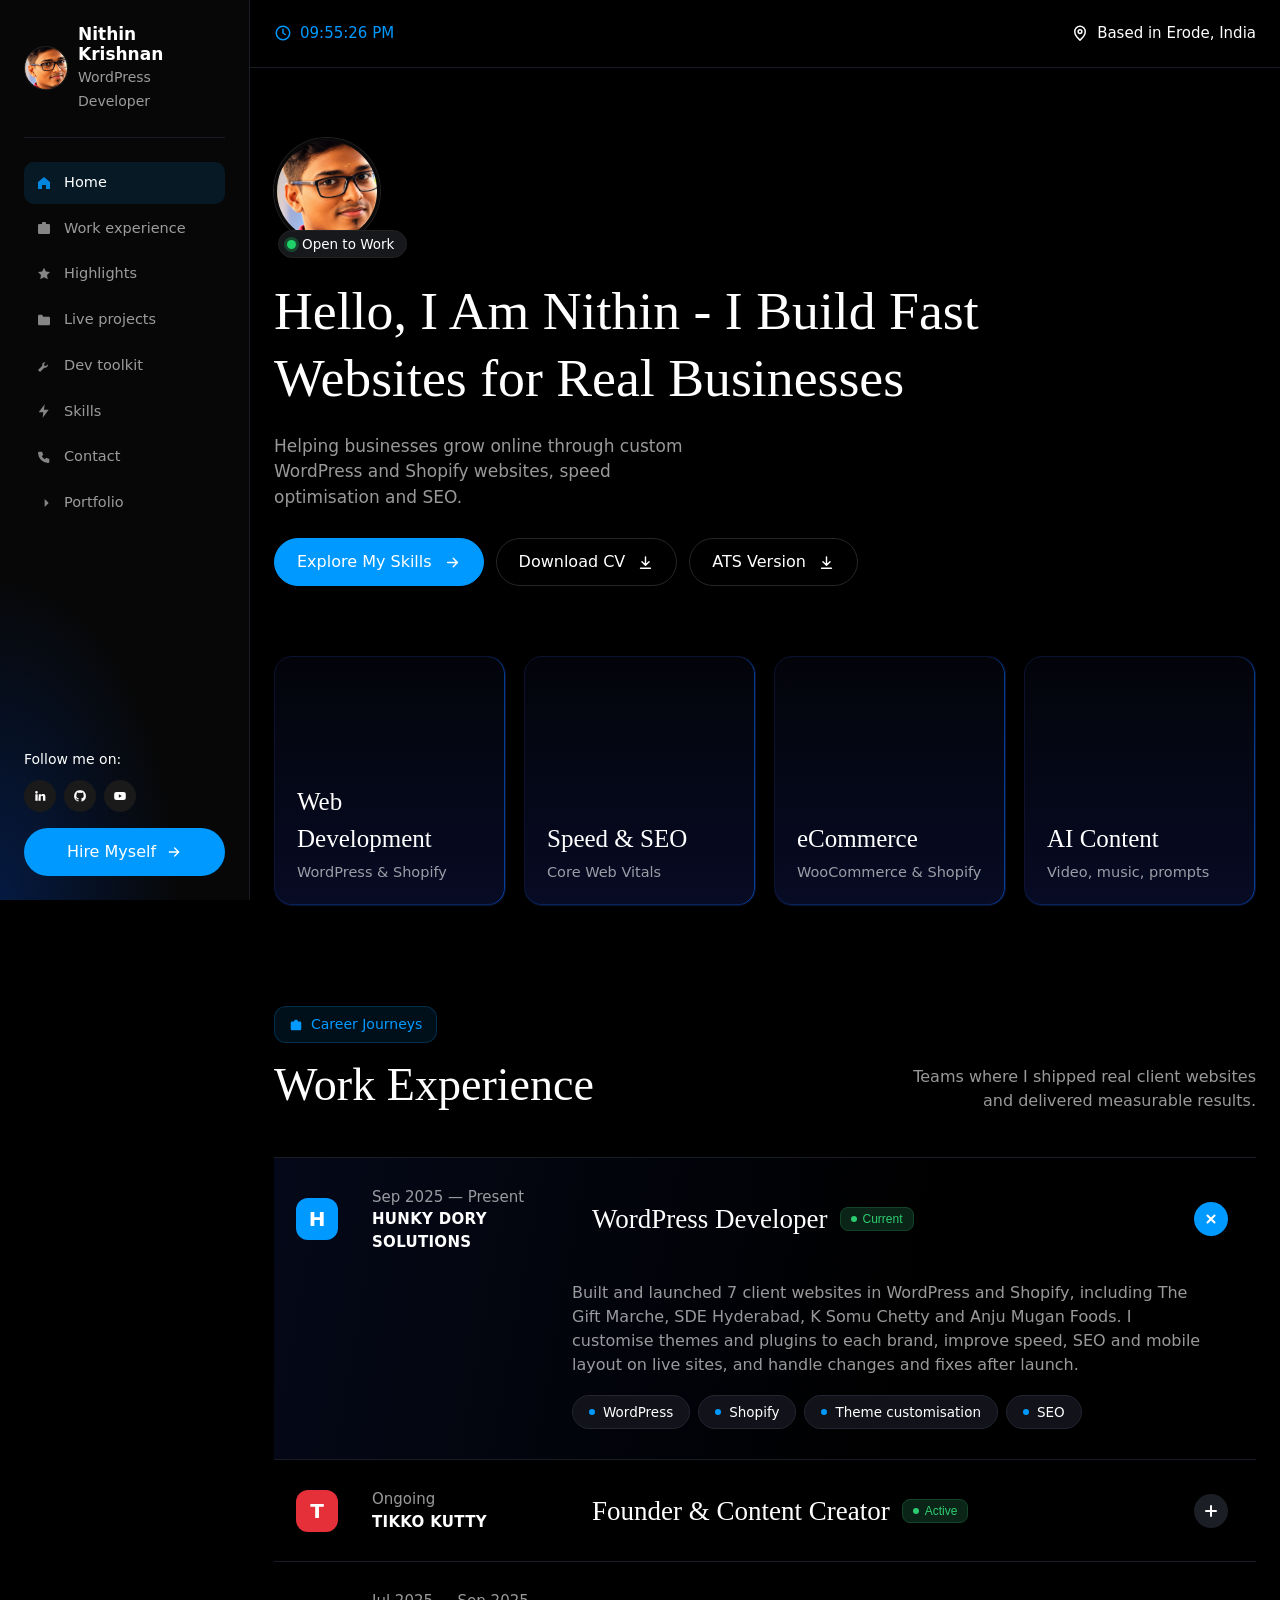
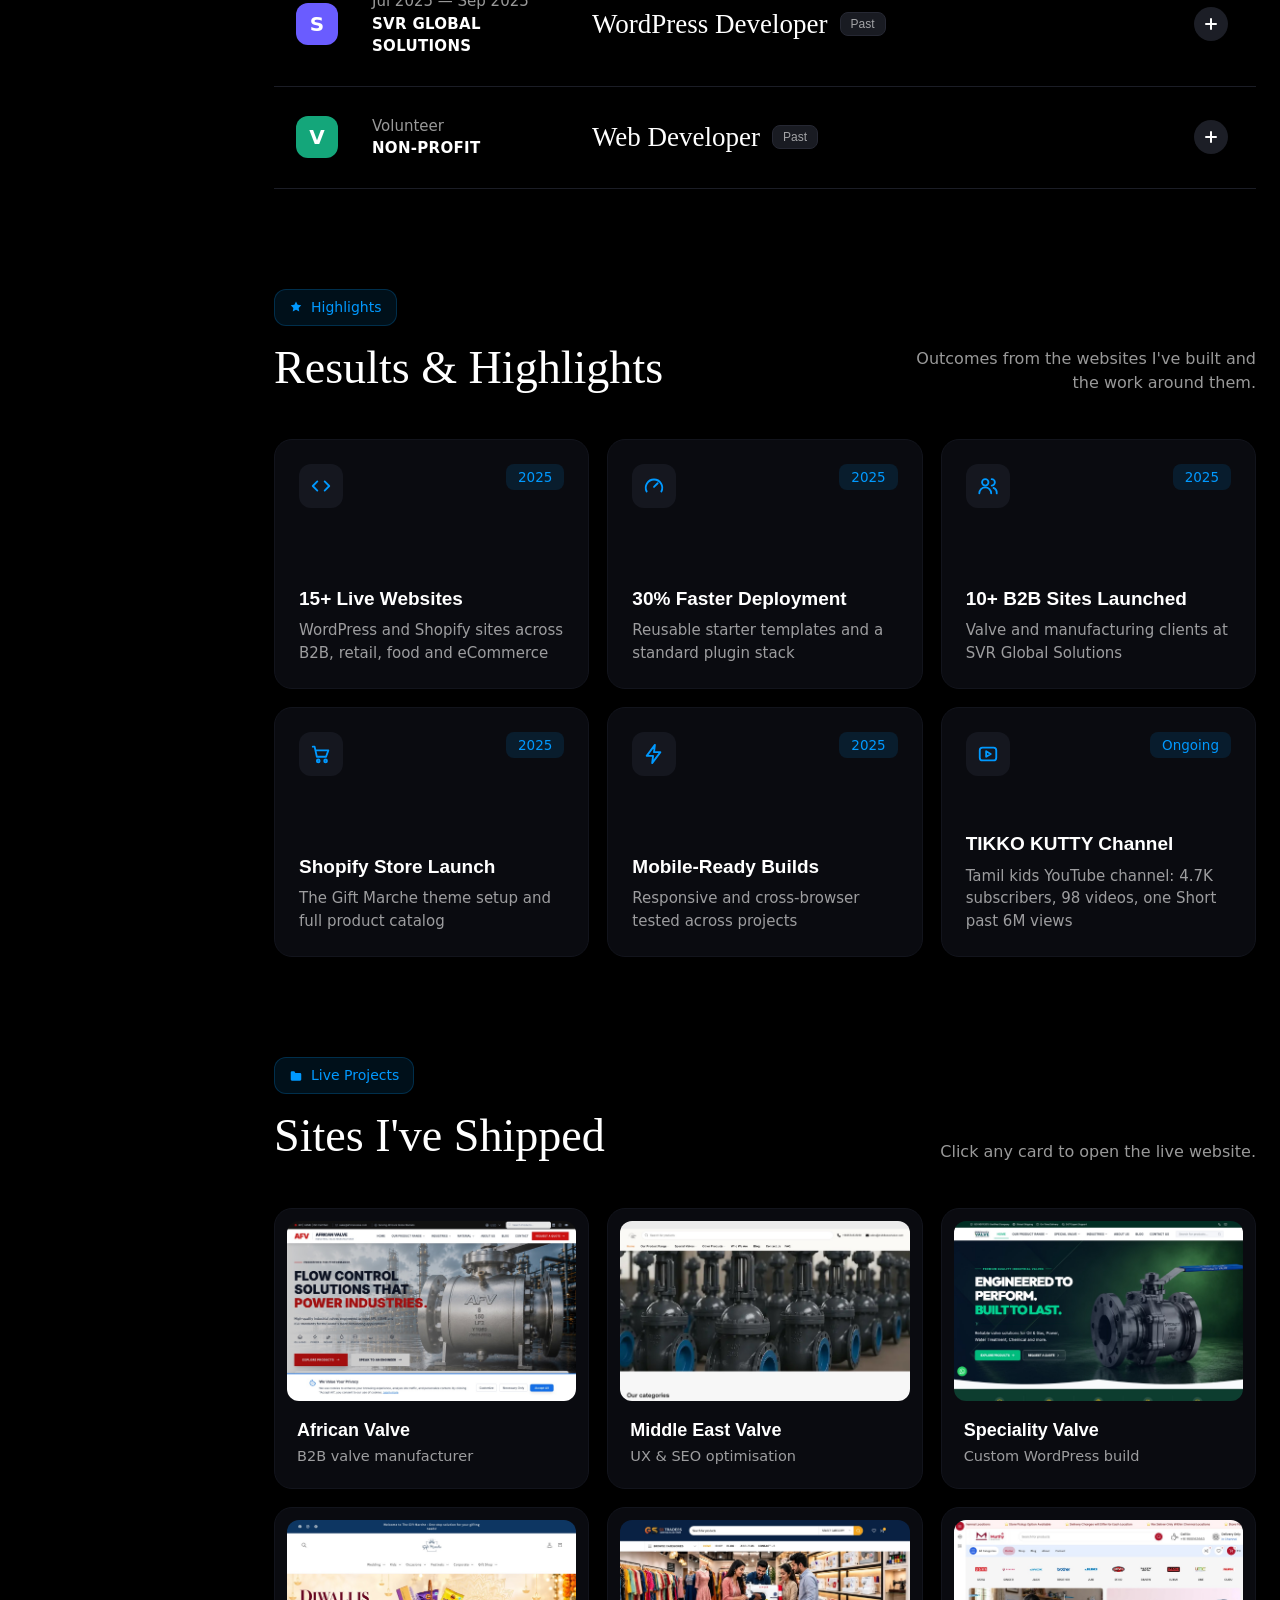
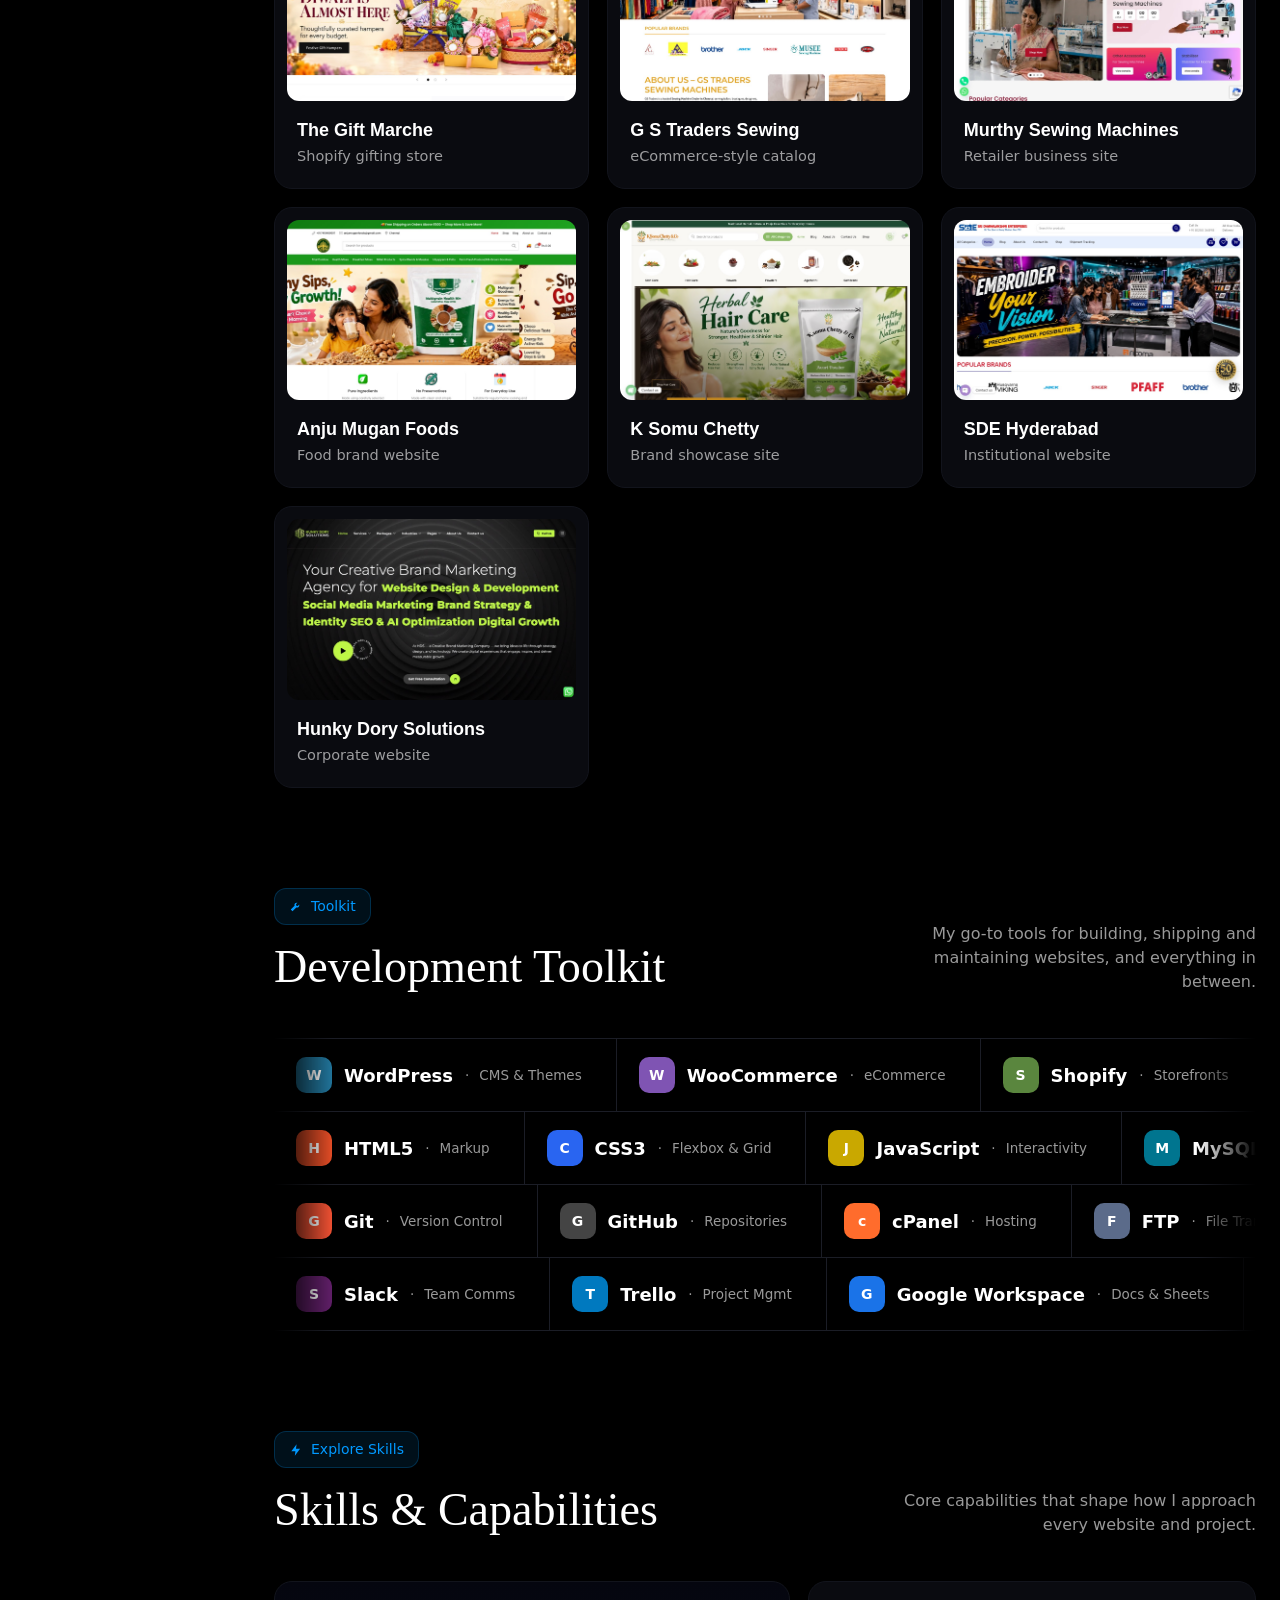
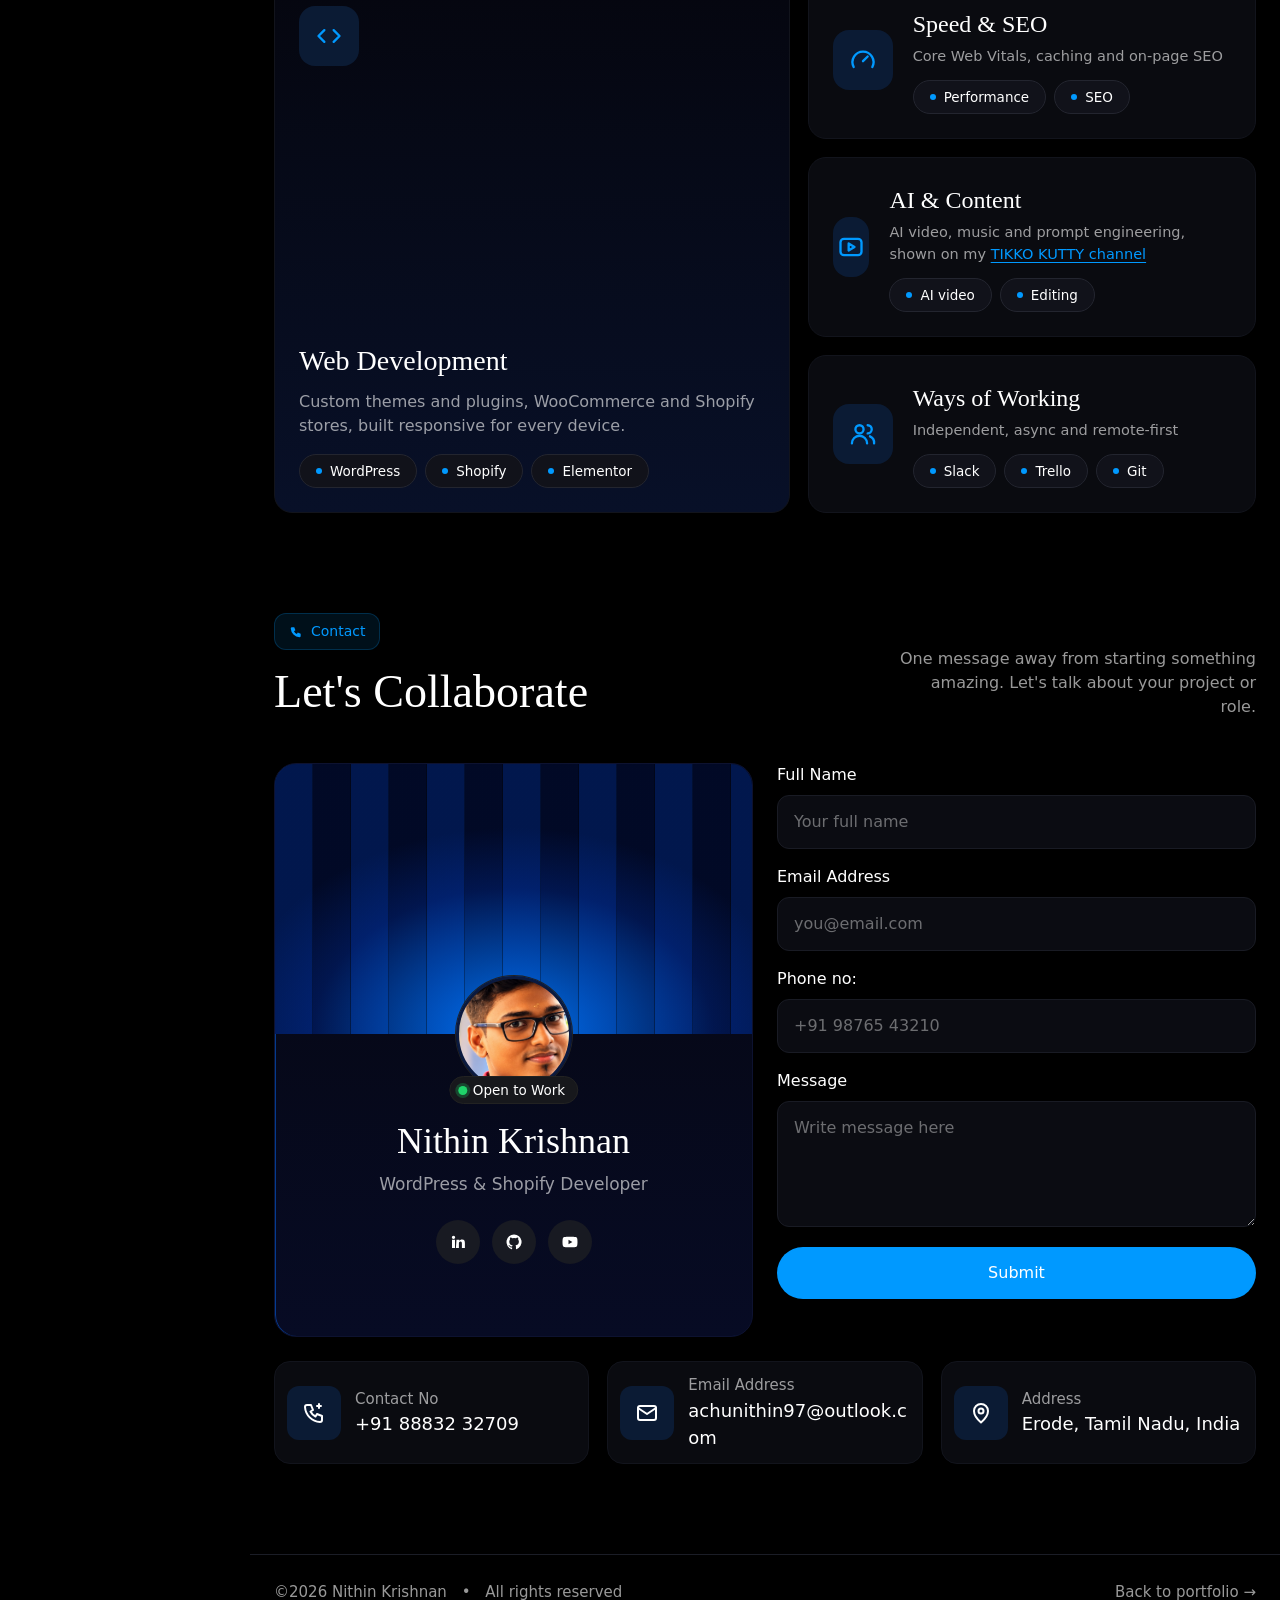
<file: resume.html>
<!doctype html>
<html lang="en">
<head>
  <meta charset="utf-8">
  <meta name="viewport" content="width=device-width, initial-scale=1">
  <title>Nithin Krishnan | Resume</title>
  <meta name="description" content="Resume of Nithin Krishnan: WordPress & Shopify developer, open to remote roles.">
  <link rel="preconnect" href="https://api.fontshare.com">
  <link href="https://api.fontshare.com/v2/css?f[]=gambarino@400&display=swap" rel="stylesheet">
  <link href="https://api.fontshare.com/v2/css?f[]=switzer@400,500,600,700&display=swap" rel="stylesheet">
  <link rel="stylesheet" href="resume.css">
</head>
<body>
  <svg width="0" height="0" style="position:absolute" aria-hidden="true">
    <defs>
      <symbol id="i-home" viewBox="0 0 24 24"><path d="M3 10.500 12 3l9 7.500V21h-6v-6H9v6H3z"/></symbol>
      <symbol id="i-work" viewBox="0 0 24 24"><path d="M3 8a2 2 0 0 1 2-2h14a2 2 0 0 1 2 2v11a2 2 0 0 1-2 2H5a2 2 0 0 1-2-2zM9 6V4.500A1.500 1.500 0 0 1 10.500 3h3A1.500 1.500 0 0 1 15 4.500V6"/></symbol>
      <symbol id="i-award" viewBox="0 0 24 24"><path d="M12 2.500l2.800 5.700 6.200.9-4.500 4.400 1.100 6.200L12 16.800l-5.600 2.900 1.100-6.200L3 9.100l6.200-.9z"/></symbol>
      <symbol id="i-folder" viewBox="0 0 24 24"><path d="M3 6a2 2 0 0 1 2-2h4l2 3h8a2 2 0 0 1 2 2v9a2 2 0 0 1-2 2H5a2 2 0 0 1-2-2z"/></symbol>
      <symbol id="i-tool" viewBox="0 0 24 24"><path d="M14.500 6.500a4 4 0 0 0-5 5L3 18l3 3 6.500-6.500a4 4 0 0 0 5-5l-2.500 2.500-2.500-.5-.5-2.500z"/></symbol>
      <symbol id="i-zap" viewBox="0 0 24 24"><path d="M13 2 4 14h7l-1 8 9-12h-7z"/></symbol>
      <symbol id="i-pin" viewBox="0 0 24 24"><path d="M12 21.500s7-6 7-11.500a7 7 0 0 0-14 0c0 5.500 7 11.500 7 11.500z"/><circle cx="12" cy="10" r="2.500"/></symbol>
      <symbol id="i-clock" viewBox="0 0 24 24"><circle cx="12" cy="12" r="9"/><path d="M12 7v5l3 2"/></symbol>
      <symbol id="i-arrow" viewBox="0 0 24 24"><path d="M5 12h14M13 6l6 6-6 6"/></symbol>
      <symbol id="i-down" viewBox="0 0 24 24"><path d="M12 4v11M7 11l5 5 5-5M5 20h14"/></symbol>
      <symbol id="i-plus" viewBox="0 0 24 24"><path d="M12 5v14M5 12h14"/></symbol>
      <symbol id="i-code" viewBox="0 0 24 24"><path d="m8 7-5 5 5 5M16 7l5 5-5 5"/></symbol>
      <symbol id="i-gauge" viewBox="0 0 24 24"><path d="M4 18a9 9 0 1 1 16 0M12 13l4-4"/></symbol>
      <symbol id="i-play" viewBox="0 0 24 24"><rect x="3" y="5" width="18" height="14" rx="3"/><path d="m10 9 5 3-5 3z"/></symbol>
      <symbol id="i-users" viewBox="0 0 24 24"><circle cx="9" cy="8" r="3.500"/><path d="M2.500 20a6.500 6.500 0 0 1 13 0M16 4.500a3.500 3.500 0 0 1 0 7M18 14a6 6 0 0 1 3.500 6"/></symbol>
      <symbol id="i-cart" viewBox="0 0 24 24"><path d="M3 4h2l2.500 11h10L20 8H6.500"/><circle cx="9" cy="19.500" r="1.500"/><circle cx="17" cy="19.500" r="1.500"/></symbol>
    <symbol id="i-phone" viewBox="0 0 24 24"><path d="M5 4h4l2 5-2.500 1.500a11 11 0 0 0 5 5L15 13l5 2v4a2 2 0 0 1-2 2A16 16 0 0 1 3 6a2 2 0 0 1 2-2z"/><path d="M17 3v4M15 5h4"/></symbol>
      <symbol id="i-mail" viewBox="0 0 24 24"><rect x="3" y="5" width="18" height="14" rx="2"/><path d="m3 7 9 6 9-6"/></symbol>
      <symbol id="i-send" viewBox="0 0 24 24"><path d="M21 3 10 14M21 3l-7 18-4-7-7-4z"/></symbol>
    </defs>
  </svg>

  <aside class="side">
    <a class="who" href="#home">
      <span class="mini" aria-hidden="true"></span>
      <span><b>Nithin Krishnan</b><small>WordPress Developer</small></span>
    </a>
    <nav>
      <a href="#home"><svg><use href="#i-home"/></svg>Home</a>
      <a href="#experience"><svg><use href="#i-work"/></svg>Work experience</a>
      <a href="#highlights"><svg><use href="#i-award"/></svg>Highlights</a>
      <a href="#projects"><svg><use href="#i-folder"/></svg>Live projects</a>
      <a href="#toolkit"><svg><use href="#i-tool"/></svg>Dev toolkit</a>
      <a href="#skills"><svg><use href="#i-zap"/></svg>Skills</a>
      <a href="#contact"><svg><use href="#i-phone"/></svg>Contact</a>
      <a href="index.html"><svg><use href="#i-arrow"/></svg>Portfolio</a>
    </nav>
    <div class="side-foot">
      <p>Follow me on:</p>
      <div class="soc">
        <a href="https://www.linkedin.com/in/nithinkrishnan381997" target="_blank" rel="noopener" aria-label="LinkedIn"><svg viewBox="0 0 24 24"><path d="M4 9h4v11H4zM6 3.500a2.250 2.250 0 1 1 0 4.500 2.250 2.250 0 0 1 0-4.500zM10 9h3.800v1.500c.6-1 1.900-1.800 3.600-1.800 3.300 0 3.800 2.200 3.800 5V20h-4v-5.600c0-1.300 0-3-1.900-3s-2.100 1.400-2.100 2.900V20h-4z"/></svg></a>
        <a href="https://github.com/Achunithin97" target="_blank" rel="noopener" aria-label="GitHub"><svg viewBox="0 0 24 24"><path d="M12 2a10 10 0 0 0-3.200 19.500c.5.100.7-.2.7-.5v-1.800c-2.800.6-3.400-1.200-3.400-1.200-.5-1.200-1.100-1.500-1.100-1.500-.9-.6.100-.6.100-.6 1 .1 1.500 1 1.500 1 .9 1.500 2.400 1.100 3 .8.1-.7.4-1.100.7-1.400-2.200-.3-4.600-1.100-4.600-5 0-1.100.4-2 1-2.700-.1-.3-.4-1.300.1-2.700 0 0 .8-.3 2.800 1a9.600 9.600 0 0 1 5 0c2-1.300 2.800-1 2.800-1 .5 1.400.2 2.400.1 2.700.6.700 1 1.600 1 2.700 0 3.900-2.400 4.700-4.600 5 .4.300.7.900.7 1.800V21c0 .3.200.6.700.5A10 10 0 0 0 12 2z"/></svg></a>
        <a href="https://www.youtube.com/@tikkokutty" target="_blank" rel="noopener" aria-label="TIKKO KUTTY on YouTube"><svg viewBox="0 0 24 24"><path fill-rule="evenodd" d="M21.600 7.200a2.500 2.500 0 0 0-1.800-1.800C18.200 5 12 5 12 5s-6.200 0-7.800.4A2.500 2.500 0 0 0 2.400 7.200C2 8.800 2 12 2 12s0 3.200.4 4.800a2.500 2.500 0 0 0 1.800 1.800C5.800 19 12 19 12 19s6.200 0 7.800-.4a2.500 2.500 0 0 0 1.800-1.800C22 15.200 22 12 22 12s0-3.200-.4-4.800zM10 15V9l5.200 3z"/></svg></a>
      </div>
      <a class="hire" href="#contact">Hire Myself <svg><use href="#i-arrow"/></svg></a>
    </div>
  </aside>

  <main>
    <div class="topbar">
      <span class="clock"><svg><use href="#i-clock"/></svg><b id="clock">--:--:--</b></span>
      <span class="loc"><svg><use href="#i-pin"/></svg>Based in Erode, India</span>
    </div>

    <section id="home" class="hero">
      <div class="avwrap"><span class="avatar" role="img" aria-label="Nithin Krishnan"></span><span class="open"><i></i>Open to Work</span></div>
      <h1>Hello, I Am Nithin - I Build Fast Websites for Real Businesses</h1>
      <p class="sub">Helping businesses grow online through custom WordPress and Shopify websites, speed optimisation and SEO.</p>
      <div class="row">
        <a class="btn primary" href="#skills">Explore My Skills <svg><use href="#i-arrow"/></svg></a>
        <a class="btn" href="Nithin_Krishnan_Resume.pdf" download>Download CV <svg><use href="#i-down"/></svg></a>
        <a class="btn" href="Nithin_Krishnan_Resume_ATS.pdf" download title="Plain, single-column version for online application systems">ATS Version <svg><use href="#i-down"/></svg></a>
      </div>
      <div class="tiles">
        <div><h3>Web Development</h3><p>WordPress &amp; Shopify</p></div>
        <div><h3>Speed &amp; SEO</h3><p>Core Web Vitals</p></div>
        <div><h3>eCommerce</h3><p>WooCommerce &amp; Shopify</p></div>
        <div><h3>AI Content</h3><p>Video, music, prompts</p></div>
      </div>
    </section>

    <section id="experience">
      <div class="head">
        <div><span class="tag"><svg><use href="#i-work"/></svg>Career Journeys</span><h2>Work Experience</h2></div>
        <p>Teams where I shipped real client websites and delivered measurable results.</p>
      </div>
      <div class="list">
        <details open>
          <summary>
            <span class="logo">H</span>
            <span class="when">Sep 2025 — Present<b>HUNKY DORY SOLUTIONS</b></span>
            <span class="role">WordPress Developer <em class="chip live"><i></i>Current</em></span>
            <span class="pm"></span>
          </summary>
          <div class="more">
            <p>Built and launched 7 client websites in WordPress and Shopify, including The Gift Marche, SDE Hyderabad, K Somu Chetty and Anju Mugan Foods. I customise themes and plugins to each brand, improve speed, SEO and mobile layout on live sites, and handle changes and fixes after launch.</p>
            <div class="chips"><span>WordPress</span><span>Shopify</span><span>Theme customisation</span><span>SEO</span></div>
          </div>
        </details>
        <details>
          <summary>
            <span class="logo yt">T</span>
            <span class="when">Ongoing<b>TIKKO KUTTY</b></span>
            <span class="role">Founder &amp; Content Creator <em class="chip live"><i></i>Active</em></span>
            <span class="pm"></span>
          </summary>
          <div class="more">
            <p>I run TIKKO KUTTY, a Tamil kids YouTube channel with original songs, characters and animated videos made using AI tools such as Suno and Google Flow. The channel has 4.7K subscribers and 98 videos, and one Short has passed 6 million views. <a class="inl" href="https://www.youtube.com/@tikkokutty" target="_blank" rel="noopener">Watch the channel ↗</a></p>
            <div class="chips"><span>AI video</span><span>Suno</span><span>Google Flow</span><span>YouTube</span></div>
          </div>
        </details>
        <details>
          <summary>
            <span class="logo alt">S</span>
            <span class="when">Jul 2025 — Sep 2025<b>SVR GLOBAL SOLUTIONS</b></span>
            <span class="role">WordPress Developer <em class="chip">Past</em></span>
            <span class="pm"></span>
          </summary>
          <div class="more">
            <p>Designed and launched 10+ WordPress sites for B2B and manufacturing clients, including African Valve, Middle East Valve and Speciality Valve. Cut deployment time by 30% with reusable starter templates and a standard plugin stack, and managed monitoring, backups, security and migrations for live sites.</p>
            <div class="chips"><span>B2B websites</span><span>Performance</span><span>Migrations</span><span>Security</span></div>
          </div>
        </details>
        <details>
          <summary>
            <span class="logo alt2">V</span>
            <span class="when">Volunteer<b>NON-PROFIT</b></span>
            <span class="role">Web Developer <em class="chip">Past</em></span>
            <span class="pm"></span>
          </summary>
          <div class="more">
            <p>Built modern, user-friendly WordPress sites for local non-profits to improve community outreach and online presence.</p>
            <div class="chips"><span>WordPress</span><span>Community</span></div>
          </div>
        </details>
      </div>
    </section>

    <section id="highlights">
      <div class="head">
        <div><span class="tag"><svg><use href="#i-award"/></svg>Highlights</span><h2>Results &amp; Highlights</h2></div>
        <p>Outcomes from the websites I've built and the work around them.</p>
      </div>
      <div class="grid3">
        <div class="hc"><span class="ic"><svg><use href="#i-code"/></svg></span><span class="yr">2025</span><h3>15+ Live Websites</h3><p>WordPress and Shopify sites across B2B, retail, food and eCommerce</p></div>
        <div class="hc"><span class="ic"><svg><use href="#i-gauge"/></svg></span><span class="yr">2025</span><h3>30% Faster Deployment</h3><p>Reusable starter templates and a standard plugin stack</p></div>
        <div class="hc"><span class="ic"><svg><use href="#i-users"/></svg></span><span class="yr">2025</span><h3>10+ B2B Sites Launched</h3><p>Valve and manufacturing clients at SVR Global Solutions</p></div>
        <div class="hc"><span class="ic"><svg><use href="#i-cart"/></svg></span><span class="yr">2025</span><h3>Shopify Store Launch</h3><p>The Gift Marche theme setup and full product catalog</p></div>
        <div class="hc"><span class="ic"><svg><use href="#i-zap"/></svg></span><span class="yr">2025</span><h3>Mobile-Ready Builds</h3><p>Responsive and cross-browser tested across projects</p></div>
        <a class="hc" href="https://www.youtube.com/@tikkokutty" target="_blank" rel="noopener"><span class="ic"><svg><use href="#i-play"/></svg></span><span class="yr">Ongoing</span><h3>TIKKO KUTTY Channel</h3><p>Tamil kids YouTube channel: 4.7K subscribers, 98 videos, one Short past 6M views</p></a>
      </div>
    </section>

    <section id="projects">
      <div class="head">
        <div><span class="tag"><svg><use href="#i-folder"/></svg>Live Projects</span><h2>Sites I've Shipped</h2></div>
        <p>Click any card to open the live website.</p>
      </div>
      <div class="grid3 pj">
        <a href="https://www.africanvalve.com/" target="_blank" rel="noopener"><span class="th" style="background-image:url(assets/shots/africanvalve.jpg)"></span><h3>African Valve</h3><p>B2B valve manufacturer</p></a>
        <a href="https://www.middleeastvalve.com/" target="_blank" rel="noopener"><span class="th" style="background-image:url(assets/shots/middleeastvalve.jpg)"></span><h3>Middle East Valve</h3><p>UX &amp; SEO optimisation</p></a>
        <a href="https://www.specialityvalve.com/" target="_blank" rel="noopener"><span class="th" style="background-image:url(assets/shots/specialityvalve.jpg)"></span><h3>Speciality Valve</h3><p>Custom WordPress build</p></a>
        <a href="https://thegiftmarche.in/" target="_blank" rel="noopener"><span class="th" style="background-image:url(assets/shots/thegiftmarche.jpg)"></span><h3>The Gift Marche</h3><p>Shopify gifting store</p></a>
        <a href="https://gstraderssewing.com/" target="_blank" rel="noopener"><span class="th" style="background-image:url(assets/shots/gstraderssewing.jpg)"></span><h3>G S Traders Sewing</h3><p>eCommerce-style catalog</p></a>
        <a href="https://murthysewingmachines.com/" target="_blank" rel="noopener"><span class="th" style="background-image:url(assets/shots/murthysewingmachines.jpg)"></span><h3>Murthy Sewing Machines</h3><p>Retailer business site</p></a>
        <a href="https://anjumuganfoods.com/" target="_blank" rel="noopener"><span class="th" style="background-image:url(assets/shots/anjumuganfoods.jpg)"></span><h3>Anju Mugan Foods</h3><p>Food brand website</p></a>
        <a href="https://ksomuchetty.in/" target="_blank" rel="noopener"><span class="th" style="background-image:url(assets/shots/ksomuchetty.jpg)"></span><h3>K Somu Chetty</h3><p>Brand showcase site</p></a>
        <a href="https://sdehyd.com/" target="_blank" rel="noopener"><span class="th" style="background-image:url(assets/shots/sdehyd.jpg)"></span><h3>SDE Hyderabad</h3><p>Institutional website</p></a>
        <a href="https://hunky-dory-solutions.com/" target="_blank" rel="noopener"><span class="th" style="background-image:url(assets/shots/hunky-dory-solutions.jpg)"></span><h3>Hunky Dory Solutions</h3><p>Corporate website</p></a>
      </div>
    </section>

    <section id="toolkit">
      <div class="head">
        <div><span class="tag"><svg><use href="#i-tool"/></svg>Toolkit</span><h2>Development Toolkit</h2></div>
        <p>My go-to tools for building, shipping and maintaining websites, and everything in between.</p>
      </div>
      <div class="marqs" id="marqs"></div>
    </section>

    <section id="skills">
      <div class="head">
        <div><span class="tag"><svg><use href="#i-zap"/></svg>Explore Skills</span><h2>Skills &amp; Capabilities</h2></div>
        <p>Core capabilities that shape how I approach every website and project.</p>
      </div>
      <div class="bento">
        <div class="big sk">
          <span class="ic"><svg><use href="#i-code"/></svg></span>
          <h3>Web Development</h3>
          <p>Custom themes and plugins, WooCommerce and Shopify stores, built responsive for every device.</p>
          <div class="chips"><span>WordPress</span><span>Shopify</span><span>Elementor</span></div>
        </div>
        <div class="sk row2"><span class="ic"><svg><use href="#i-gauge"/></svg></span><div><h3>Speed &amp; SEO</h3><p>Core Web Vitals, caching and on-page SEO</p><div class="chips"><span>Performance</span><span>SEO</span></div></div></div>
        <div class="sk row2"><span class="ic"><svg><use href="#i-play"/></svg></span><div><h3>AI &amp; Content</h3><p>AI video, music and prompt engineering, shown on my <a class="inl" href="https://www.youtube.com/@tikkokutty" target="_blank" rel="noopener">TIKKO KUTTY channel</a></p><div class="chips"><span>AI video</span><span>Editing</span></div></div></div>
        <div class="sk row2"><span class="ic"><svg><use href="#i-users"/></svg></span><div><h3>Ways of Working</h3><p>Independent, async and remote-first</p><div class="chips"><span>Slack</span><span>Trello</span><span>Git</span></div></div></div>
      </div>
    </section>

    <section id="contact">
      <div class="head">
        <div><span class="tag"><svg><use href="#i-phone"/></svg>Contact</span><h2>Let's Collaborate</h2></div>
        <p>One message away from starting something amazing. Let's talk about your project or role.</p>
      </div>
      <div class="cgrid">
        <div class="pcard">
          <div class="banner"></div>
          <div class="pc-body">
            <div class="avwrap sm"><span class="avatar" role="img" aria-label="Nithin Krishnan"></span><span class="open"><i></i>Open to Work</span></div>
            <h3>Nithin Krishnan</h3>
            <p>WordPress &amp; Shopify Developer</p>
            <div class="soc big">
              <a href="https://www.linkedin.com/in/nithinkrishnan381997" target="_blank" rel="noopener" aria-label="LinkedIn"><svg viewBox="0 0 24 24"><path d="M4 9h4v11H4zM6 3.500a2.250 2.250 0 1 1 0 4.500 2.250 2.250 0 0 1 0-4.500zM10 9h3.800v1.500c.6-1 1.900-1.800 3.600-1.800 3.300 0 3.800 2.200 3.800 5V20h-4v-5.600c0-1.300 0-3-1.900-3s-2.100 1.400-2.100 2.900V20h-4z"/></svg></a>
              <a href="https://github.com/Achunithin97" target="_blank" rel="noopener" aria-label="GitHub"><svg viewBox="0 0 24 24"><path d="M12 2a10 10 0 0 0-3.200 19.500c.5.100.7-.2.7-.5v-1.800c-2.800.6-3.400-1.200-3.400-1.200-.5-1.200-1.100-1.500-1.100-1.500-.9-.6.100-.6.100-.6 1 .1 1.500 1 1.500 1 .9 1.500 2.400 1.100 3 .8.1-.7.4-1.100.7-1.400-2.200-.3-4.600-1.100-4.600-5 0-1.100.4-2 1-2.700-.1-.3-.4-1.300.1-2.700 0 0 .8-.3 2.800 1a9.600 9.600 0 0 1 5 0c2-1.300 2.800-1 2.800-1 .5 1.400.2 2.400.1 2.700.6.700 1 1.600 1 2.700 0 3.900-2.400 4.700-4.600 5 .4.300.7.900.7 1.800V21c0 .3.200.6.700.5A10 10 0 0 0 12 2z"/></svg></a>
              <a href="https://www.youtube.com/@tikkokutty" target="_blank" rel="noopener" aria-label="TIKKO KUTTY on YouTube"><svg viewBox="0 0 24 24"><path fill-rule="evenodd" d="M21.600 7.200a2.500 2.500 0 0 0-1.800-1.800C18.200 5 12 5 12 5s-6.200 0-7.800.4A2.500 2.500 0 0 0 2.400 7.200C2 8.800 2 12 2 12s0 3.200.4 4.800a2.500 2.500 0 0 0 1.800 1.800C5.800 19 12 19 12 19s6.200 0 7.800-.4a2.500 2.500 0 0 0 1.800-1.800C22 15.200 22 12 22 12s0-3.200-.4-4.800zM10 15V9l5.200 3z"/></svg></a>
            </div>
          </div>
        </div>
        <form id="cform" class="cform" novalidate>
          <label>Full Name<input name="name" placeholder="Your full name" autocomplete="name" required></label>
          <label>Email Address<input name="email" type="email" placeholder="you@email.com" autocomplete="email" required></label>
          <label>Phone no:<input name="phone" type="tel" placeholder="+91 98765 43210" autocomplete="tel"></label>
          <label>Message<textarea name="msg" rows="4" placeholder="Write message here" required></textarea></label>
          <button class="submit" type="submit">Submit</button>
          <p class="note" id="note" role="status"></p>
        </form>
      </div>
      <div class="info3">
        <a href="tel:+918883232709"><span class="ib"><svg><use href="#i-phone"/></svg></span><span><small>Contact No</small><b>+91 88832 32709</b></span></a>
        <a href="mailto:achunithin97@outlook.com"><span class="ib"><svg><use href="#i-mail"/></svg></span><span><small>Email Address</small><b>achunithin97@outlook.com</b></span></a>
        <div><span class="ib"><svg><use href="#i-pin"/></svg></span><span><small>Address</small><b>Erode, Tamil Nadu, India</b></span></div>
      </div>
    </section>
<footer><span>©<span id="year"></span> Nithin Krishnan <i>•</i> All rights reserved</span><a href="index.html">Back to portfolio →</a></footer>
  </main>
  <script src="resume.js"></script>
</body>
</html>
</file>
<file: style.css>
:root {
  --bg: #ffffff;
  --fg: #303030;
  --muted: #5d5d62;
  --accent: #5e67e6;
  --line: #e2e2e2;
  --soft: #f5f5f5;
  --nav: rgba(255,255,255,.88);
  --e: cubic-bezier(.2,.8,.2,1);
}
:root[data-theme="dark"] {
  --bg: #0f0f12;
  --fg: #f1f1f2;
  --muted: #a3a3ab;
  --line: #2a2a31;
  --soft: #18181c;
  --nav: rgba(20,20,24,.88);
}
* { box-sizing: border-box; }
html { scroll-behavior: smooth; }
body {
  margin: 0; overflow-x: hidden;
  font-family: "Inter", system-ui, sans-serif; font-weight: 300; font-size: 18px; line-height: 1.5;
  background: var(--bg); color: var(--fg);
  transition: background .4s, color .4s;
}
a { color: inherit; text-decoration: none; }
.sr { position: absolute; width: 1px; height: 1px; overflow: hidden; clip: rect(0 0 0 0); }
h2, h3, .big, .nm { font-family: "Antonio", Impact, sans-serif; text-transform: uppercase; margin: 0; }
h2 { font-weight: 700; font-size: clamp(2.4rem, 5vw, 3.75rem); line-height: 1.12; }
main { max-width: 1120px; margin: 0 auto; padding: 0 24px; }
section { padding: 110px 0 0; }
.lead { color: var(--muted); max-width: 520px; margin: 14px 0 0; }

/* nav pill that collapses to "Available for work" */
.nav {
  position: fixed; top: 20px; left: 50%; transform: translateX(-50%); z-index: 30;
  display: flex; align-items: center; padding: 6px; gap: 10px;
  background: var(--nav); backdrop-filter: blur(12px);
  border: 1px solid var(--line); border-radius: 999px;
}
.nav .mini { display: block; width: 40px; height: 40px; border-radius: 50%; background: url("assets/character.jpg") 14% 21% / 200% auto; border: 1px solid var(--line); }
.links, .avail { display: flex; align-items: center; white-space: nowrap; overflow: hidden; transition: max-width .55s var(--e), opacity .35s, padding .55s var(--e); }
.links { gap: 6px; max-width: 520px; padding-left: 4px; }
.links a { padding: 6px 10px; font-size: 1rem; }
.links a:not(.contact-btn):hover { color: var(--accent); }
.links .contact-btn { background: var(--fg); color: var(--bg); padding: 10px 28px; border-radius: 999px; margin-left: 8px; }
.avail { max-width: 0; opacity: 0; gap: 10px; font-size: 1rem; color: var(--muted); }
.dot { width: 8px; height: 8px; border-radius: 50%; background: #1fd36a; box-shadow: 0 0 0 4px rgba(31,211,106,.2); animation: pulse 2s ease-in-out infinite; margin-right: 8px; }
@keyframes pulse { 50% { box-shadow: 0 0 0 8px rgba(31,211,106,0); } }
.nav.compact .links { max-width: 0; opacity: 0; padding: 0; pointer-events: none; }
.nav.compact .avail { max-width: 220px; opacity: 1; }
.nav.compact:hover .links { max-width: 520px; opacity: 1; padding-left: 4px; pointer-events: auto; }
.nav.compact:hover .avail { max-width: 0; opacity: 0; }

/* hero */
.hero { min-height: 100vh; padding: 120px 0 60px; display: grid; align-items: center; }
.hero-grid { margin-inline: -60px; display: grid; grid-template-columns: minmax(0,1fr) auto minmax(0,1fr); align-items: end; gap: 24px; }
.big { font-weight: 700; font-size: clamp(2.6rem, 6.6vw, 6rem); line-height: 1.1; letter-spacing: -.02em; white-space: nowrap; }
.nm { font-weight: 400; font-size: clamp(1.2rem, 2.4vw, 2rem); letter-spacing: .01em; margin-bottom: -4px; }
.hl { text-align: left; }
.hr { text-align: right; }
.sub { margin: 18px 0 0 auto; max-width: 280px; color: var(--muted); }
.ph { position: relative; }
.photo { width: clamp(200px, 23.6vw, 340px); aspect-ratio: 340/476; border-radius: 26px; background: url("assets/character.jpg") 0 0 / 162% auto no-repeat; }
.hi { position: absolute; left: -62px; bottom: -62px; width: clamp(84px, 9vw, 124px); aspect-ratio: 1; border-radius: 50%; background: var(--accent); color: #fff; display: grid; place-items: center; font-size: clamp(1.6rem, 3vw, 2.6rem); font-weight: 300; animation: bob 4s ease-in-out infinite; }
@keyframes bob { 50% { transform: translateY(-9px); } }
.hl, .hr, .ph { animation: rise 1.1s var(--e) both; }
.hr { animation-delay: .12s; } .ph { animation-delay: .06s; }
.hero-grid .big, .hero-grid .nm { display: block; }
@keyframes rise { from { opacity: 0; transform: translateY(40px); filter: blur(8px); } }

/* split sections */
.split { display: grid; grid-template-columns: 1fr 1fr; gap: 60px; align-items: center; }
.split .col { max-width: 600px; }
.pic { aspect-ratio: 1; width: 100%; max-width: 520px; justify-self: center; }
.pic-in { width: 100%; height: 100%; border-radius: 30px; background: center top / cover no-repeat; box-shadow: 0 30px 60px rgba(0,0,0,.14); transform: perspective(1400px) rotateY(calc(var(--p, 0) * -16deg)) rotateZ(calc(var(--p, 0) * 6deg)) skewY(calc(var(--p, 0) * -3deg)); will-change: transform; }
.pic-in.portrait { background-image: url("assets/character.jpg"); background-size: 162% auto; background-position: 0 0; aspect-ratio: 1; }
#about .pic { aspect-ratio: 4/5; max-width: 460px; }

/* accordion */
.acc { margin-top: 38px; }
details { border-bottom: 1px solid var(--line); }
summary { list-style: none; cursor: pointer; display: flex; justify-content: space-between; align-items: center; gap: 20px; padding: 22px 0; font-family: "Antonio", Impact, sans-serif; font-size: 2rem; line-height: 1.3; text-transform: uppercase; transition: color .25s; }
summary::-webkit-details-marker { display: none; }
summary:hover { color: var(--accent); }
.ch { width: 26px; height: 26px; flex: none; transition: transform .35s var(--e); transform: rotate(180deg); }
details[open] .ch { transform: none; }
details ul { margin: 0; padding: 0 0 22px 20px; color: var(--muted); font-size: 1rem; overflow: hidden; }
details li { margin-bottom: 4px; }

/* stats */
.stats { display: flex; gap: 40px; flex-wrap: wrap; margin: 38px 0 34px; }
.stats b { display: block; font-family: "Antonio", Impact, sans-serif; font-weight: 700; font-size: 4.2rem; line-height: 1; color: var(--accent); }
.stats span { font-weight: 600; font-size: 1.05rem; }
.info { display: flex; gap: 60px; flex-wrap: wrap; margin-bottom: 26px; }
.info strong { display: block; font-weight: 600; }
.info a:hover { color: var(--accent); }
.soc { display: flex; gap: 18px; margin-bottom: 30px; }
.soc a { width: 28px; height: 28px; }
.soc svg { width: 100%; height: 100%; fill: currentColor; transition: fill .25s, transform .25s; }
.soc a:hover svg { fill: var(--accent); transform: translateY(-3px); }
.pbtn { display: inline-block; font-family: "Antonio", Impact, sans-serif; font-size: 1.5rem; letter-spacing: .01em; text-transform: uppercase; color: var(--accent); border: 1.5px solid var(--accent); border-radius: 999px; padding: 8px 40px; background: none; cursor: pointer; transition: background .3s, color .3s, transform .3s var(--e); }
.pbtn:hover { background: var(--accent); color: #fff; transform: translateY(-3px); }

/* stacked project cards */
#projects .lead { max-width: 620px; margin-bottom: 44px; }
.pc { position: sticky; top: 90px; height: min(72vh, 640px); margin-bottom: 36px; border-radius: 30px; overflow: hidden; display: flex; flex-direction: column; align-items: center; justify-content: center; text-align: center; color: #fff; padding: 30px 8%; background: linear-gradient(rgba(8,8,16,.74), rgba(8,8,16,.82)), var(--img) center top / cover no-repeat; transform-origin: 50% 0; transition: transform .5s var(--e), filter .5s; box-shadow: 0 24px 60px rgba(0,0,0,.18); }
.pc .pill { background: var(--accent); color: #fff; font-size: .85rem; padding: 4px 16px; border-radius: 999px; font-weight: 400; }
.pc h3 { font-weight: 700; font-size: clamp(2rem, 5.2vw, 4rem); margin: 20px 0 6px; line-height: 1.05; letter-spacing: -.01em; }
.pc p { margin: 0; max-width: 560px; font-size: 1rem; color: rgba(255,255,255,.88); }
.pc em { font-style: normal; font-size: .95rem; margin-top: 22px; padding: 8px 22px; border: 1px solid rgba(255,255,255,.55); border-radius: 999px; opacity: 0; transform: translateY(8px); transition: opacity .35s, transform .35s var(--e), background .3s; }
.pc:hover em { opacity: 1; transform: none; }
.pc em:hover { background: rgba(255,255,255,.16); }

/* beyond */
.trio { display: grid; grid-template-columns: repeat(3, 1fr); gap: 20px; margin-top: 40px; }
.tc { background: var(--soft); border-radius: 26px; padding: 32px 30px; display: flex; flex-direction: column; justify-content: space-between; min-height: 260px; transition: transform .35s var(--e); }
.tc:hover { transform: translateY(-6px); }
.tc p { margin: 0; font-size: 1rem; color: var(--muted); }
.tc .tt { font-family: "Antonio", Impact, sans-serif; text-transform: uppercase; font-size: 1.8rem; color: var(--fg); margin-bottom: 12px; }
.tc.accent { background: var(--accent); color: #fff; }
.tc.accent p { color: rgba(255,255,255,.92); }
.tc.accent b { font-family: "Antonio", Impact, sans-serif; font-size: 5rem; line-height: 1; font-weight: 700; display: block; margin-top: 18px; }
.tc.accent span { font-size: 1rem; }

/* faq */
.faq { display: grid; grid-template-columns: 5fr 7fr; gap: 60px; align-items: start; }
.faq .acc { margin-top: 0; }
.faq summary { font-size: 1.55rem; }

/* contact */
.contact { display: grid; grid-template-columns: 1fr 1fr; gap: 60px; align-items: center; }
.cl { position: relative; justify-self: center; width: min(340px, 80%); }
.cphoto { aspect-ratio: 255/400; border-radius: 26px; background: url("assets/character.jpg") 33.8% 100% / 401.6% auto no-repeat; transform: perspective(1400px) rotateY(calc(var(--p, 0) * -10deg)); }
.wave { position: absolute; left: -62px; bottom: -40px; width: 124px; aspect-ratio: 1; border-radius: 50%; background: var(--accent); display: grid; place-items: center; font-size: 3rem; animation: bob 4s ease-in-out infinite; }
form { margin-top: 30px; display: grid; gap: 18px; }
.two { display: grid; grid-template-columns: 1fr 1fr; gap: 20px; }
label { display: grid; gap: 8px; color: var(--accent); font-size: .9rem; }
input, select, textarea { font: inherit; font-weight: 300; color: var(--fg); background: var(--soft); border: 1px solid transparent; border-radius: 22px; padding: 12px 20px; outline: none; transition: border-color .25s, background .25s; width: 100%; }
textarea { resize: vertical; min-height: 130px; }
input:focus, select:focus, textarea:focus { border-color: var(--accent); }
form .pbtn { justify-self: start; }

/* footer */
.foot { margin-top: 110px; background: var(--accent); color: #fff; padding: 46px 24px 28px; }
.fr, .fb { max-width: 1120px; margin: 0 auto; display: flex; justify-content: space-between; gap: 30px; flex-wrap: wrap; }
.fr small { display: block; font-size: .85rem; opacity: .9; }
.fr a { font-weight: 600; font-size: 1.15rem; }
.fs { display: flex; gap: 16px; }
.fr + .fb { margin-top: 26px; padding-top: 22px; border-top: 1px solid rgba(255,255,255,.4); font-size: .9rem; }
.fb a { text-decoration: underline; }

/* dark-mode switch */
.tgl { position: fixed; left: 50%; bottom: 22px; transform: translateX(-50%); width: 42px; height: 22px; border-radius: 999px; border: 0; background: var(--accent); cursor: pointer; z-index: 30; padding: 0; }
.tgl i { position: absolute; top: 3px; left: 3px; width: 16px; height: 16px; border-radius: 50%; background: #fff; transition: transform .3s var(--e); }
[data-theme="dark"] .tgl i { transform: translateX(20px); }

/* scroll reveal */
.js .rv { opacity: 0; transform: translateY(40px); filter: blur(5px); transition: opacity .9s var(--e) var(--rd, 0s), transform .9s var(--e) var(--rd, 0s), filter .9s var(--e) var(--rd, 0s); }
.js .rv.in { opacity: 1; transform: none; filter: none; }

@media (max-width: 900px) {
  section { padding-top: 80px; }
  .hero-grid { grid-template-columns: 1fr; justify-items: center; text-align: center; gap: 18px; }
  .hl, .hr { text-align: center; }
  .sub { margin: 14px auto 0; }
  .hi { left: -30px; bottom: -30px; }
  .split, .faq, .contact { grid-template-columns: 1fr; gap: 40px; }
  .pic { max-width: 380px; }
  .trio { grid-template-columns: 1fr; }
  .links a:nth-child(-n+2) { display: none; }
  summary { font-size: 1.5rem; }
  .pc { height: 62vh; top: 80px; }
  .stats b { font-size: 3.4rem; }
  .two { grid-template-columns: 1fr; }
  .wave { left: -20px; width: 90px; }
}
@media (prefers-reduced-motion: reduce) {
  *, *::before, *::after { animation: none !important; transition-duration: .01ms !important; }
  .js .rv { opacity: 1; transform: none; filter: none; }
}

/* additions to match Portavia */
.more-btn { text-align: center; margin-top: 44px; }
.tc.dark { background: #303030; color: #fff; }
[data-theme="dark"] .tc.dark { background: #26262c; }
.tc.dark p { color: rgba(255,255,255,.88); }
.tc.dark b { font-family: "Antonio", Impact, sans-serif; font-size: 5rem; line-height: 1; font-weight: 700; display: block; margin-top: 18px; }
.tc.dark span { font-size: 1rem; }
.trio .tc:not(.dark):not(.accent) { gap: 40px; }
.posts { display: grid; grid-template-columns: repeat(2, 1fr); gap: 40px; margin-top: 40px; }
.post { transition: transform .35s var(--e); }
.post:hover { transform: translateY(-6px); }
.pimg { aspect-ratio: 540/290; border-radius: 26px; background: center top / cover no-repeat; overflow: hidden; transition: filter .3s; }
.post:hover .pimg { filter: brightness(1.05); }
.meta { margin: 18px 0 10px; }
.tagp { display: inline-block; font-size: .9rem; color: var(--accent); border: 1px solid var(--accent); border-radius: 999px; padding: 2px 15px; }
.post h3 { font-weight: 400; font-size: 2rem; line-height: 1.25; margin-bottom: 10px; }
.post p:last-child { color: var(--muted); font-size: .95rem; margin: 0; }
.fs a { width: 26px; height: 26px; display: block; }
.fs svg { width: 100%; height: 100%; fill: #fff; transition: transform .25s; }
.fs a:hover svg { transform: translateY(-3px); }
@media (max-width: 1300px) { .hero-grid { margin-inline: 0; } }
@media (max-width: 900px) { .posts { grid-template-columns: 1fr; } }
select { appearance: none; -webkit-appearance: none; cursor: pointer; padding-right: 48px; background-image: url("data:image/svg+xml,%3Csvg xmlns='http://www.w3.org/2000/svg' width='16' height='16' viewBox='0 0 24 24' fill='none' stroke='%23303030' stroke-width='2.5' stroke-linecap='round' stroke-linejoin='round'%3E%3Cpath d='m6 9 6 6 6-6'/%3E%3C/svg%3E"); background-repeat: no-repeat; background-position: right 20px center; }
[data-theme="dark"] select { background-image: url("data:image/svg+xml,%3Csvg xmlns='http://www.w3.org/2000/svg' width='16' height='16' viewBox='0 0 24 24' fill='none' stroke='%23f1f1f2' stroke-width='2.5' stroke-linecap='round' stroke-linejoin='round'%3E%3Cpath d='m6 9 6 6 6-6'/%3E%3C/svg%3E"); }

/* hero card that flies into "What I can do" and flips (desktop) */
.fc { display: none; position: absolute; left: 0; top: 0; z-index: 6; pointer-events: none; perspective: 1600px; will-change: transform, width, height; }
.flip-on .fc { display: block; animation: fcIn 1.1s var(--e) .06s both; }
@keyframes fcIn { from { opacity: 0; filter: blur(8px); } }
.flip-on .photo, .flip-on .hi, .flip-on .pic.flip-slot .pic-in { visibility: hidden; }
.fc-in { position: absolute; inset: 0; transform-style: preserve-3d; will-change: transform; }
.fc-front, .fc-back { position: absolute; inset: 0; border-radius: 28px; backface-visibility: hidden; -webkit-backface-visibility: hidden; box-shadow: 0 26px 60px rgba(0,0,0,.16); overflow: hidden; }
.fc-front { background: url("assets/character.jpg") 0 0 / 162% auto no-repeat; }
.fc-back { transform: rotateY(180deg); background: #eee; }
.fc-back i { position: absolute; inset: 0; background: 28% top / cover no-repeat; opacity: 0; transition: opacity .7s var(--e); }
.fc-back i.on { opacity: 1; }
.fc-hi { position: absolute; left: 0; top: 0; width: 124px; height: 124px; margin: -62px 0 0 -62px; border-radius: 50%; background: var(--accent); color: #fff; display: grid; place-items: center; transform-origin: 50% 50%; will-change: transform; }
.fc-hi span { position: absolute; font-size: clamp(1.6rem, 3vw, 2.6rem); font-weight: 300; line-height: 1; transition: opacity .25s; }
.fc-hi .t2 { opacity: 0; font-size: 2.2rem; }

.pbtn.sm { font-size: 1.15rem; padding: 4px 24px; align-self: flex-start; margin-top: 16px; }
</file>
<file: resume.css>
:root {
  --bg: #000;
  --side: #070707;
  --panel: #0a0b10;
  --panel2: #11131b;
  --line: #1b1d26;
  --fg: #fff;
  --muted: rgba(255,255,255,.6);
  --accent: #0099ff;
  --e: cubic-bezier(.2,.8,.2,1);
}
* { box-sizing: border-box; }
html { scroll-behavior: smooth; }
body { margin: 0; background: var(--bg); color: var(--fg); font-family: "Switzer", "Inter", system-ui, sans-serif; font-weight: 400; font-size: 16px; line-height: 1.5; }
a { color: inherit; text-decoration: none; }
svg { width: 18px; height: 18px; flex: none; fill: none; stroke: currentColor; stroke-width: 2; stroke-linecap: round; stroke-linejoin: round; }
h1, h2, h3 { margin: 0; font-weight: 400; }
h1, h2, .role, .hc h3 { font-family: "Gambarino", Georgia, serif; }

/* sidebar */
.side { position: fixed; inset: 0 auto 0 0; width: 250px; padding: 24px; display: flex; flex-direction: column; background: radial-gradient(120% 60% at 0% 100%, rgba(0,70,200,.30), transparent 60%), var(--side); border-right: 1px solid var(--line); z-index: 10; }
.who { display: flex; align-items: center; gap: 10px; padding-bottom: 24px; border-bottom: 1px solid var(--line); }
.who b { display: block; font-weight: 600; font-size: 17px; line-height: 1.2; }
.who small { color: var(--muted); font-size: 14px; }
.mini { width: 44px; height: 44px; border-radius: 50%; flex: none; background: url("assets/character.jpg") 14% 21% / 200% auto; border: 1px solid #222; }
.side nav { display: flex; flex-direction: column; gap: 4px; margin-top: 24px; }
.side nav a { display: flex; align-items: center; gap: 12px; padding: 10px 12px; border-radius: 10px; color: var(--muted); font-weight: 500; font-size: 14.5px; transition: color .2s, background .2s; }
.side nav svg { width: 16px; height: 16px; fill: currentColor; stroke: none; opacity: .85; }
.side nav a:hover { color: #fff; background: rgba(255,255,255,.05); }
.side nav a.active { color: #fff; background: rgba(0,153,255,.12); }
.side nav a.active svg { color: var(--accent); }
.side-foot { margin-top: auto; }
.side-foot p { margin: 0 0 10px; font-weight: 500; font-size: 14px; }
.soc { display: flex; gap: 8px; margin-bottom: 16px; }
.soc a { width: 32px; height: 32px; border-radius: 50%; background: #1a1a1a; display: grid; place-items: center; transition: background .2s, transform .25s var(--e); }
.soc a:hover { background: var(--accent); transform: translateY(-2px); }
.soc svg { width: 14px; height: 14px; fill: #fff; stroke: none; }
.hire { display: flex; align-items: center; justify-content: center; gap: 10px; background: var(--accent); color: #fff; border-radius: 999px; padding: 12px; font-weight: 500; transition: transform .25s var(--e), box-shadow .25s; }
.hire:hover { transform: translateY(-2px); box-shadow: 0 8px 26px rgba(0,153,255,.45); }
.hire svg { width: 16px; height: 16px; }

/* main */
main { margin-left: 250px; }
.topbar { display: flex; justify-content: space-between; align-items: center; padding: 22px 24px; border-bottom: 1px solid var(--line); font-size: 15px; font-weight: 500; position: sticky; top: 0; background: rgba(0,0,0,.8); backdrop-filter: blur(10px); z-index: 5; }
.clock { display: flex; align-items: center; gap: 8px; color: var(--accent); }
.clock b { font-weight: 500; font-variant-numeric: tabular-nums; }
.loc { display: flex; align-items: center; gap: 8px; }
.loc svg { fill: none; }
section { padding: 100px 24px 0; max-width: 1240px; }
.hero { padding-top: 70px; }

.avwrap { position: relative; width: 106px; height: 106px; margin-bottom: 34px; }
.avatar { display: block; width: 100%; height: 100%; border-radius: 50%; background: url("assets/character.jpg") 14% 21% / 200% auto; border: 3px solid #0a0a0a; box-shadow: 0 0 0 1px #222; }
.open { position: absolute; left: 4px; bottom: -14px; display: flex; align-items: center; gap: 6px; background: #17181c; border: 1px solid #222; border-radius: 999px; padding: 3px 12px 3px 8px; font-size: 13.5px; font-weight: 500; white-space: nowrap; }
.open i { width: 9px; height: 9px; border-radius: 50%; background: #1fd36a; box-shadow: 0 0 0 3px rgba(31,211,106,.25); animation: pulse 2s ease-in-out infinite; }
@keyframes pulse { 50% { box-shadow: 0 0 0 6px rgba(31,211,106,0); } }
.hero h1 { font-size: clamp(2.4rem, 4.2vw, 3.6rem); line-height: 1.25; max-width: 760px; }
.sub { color: var(--muted); max-width: 440px; margin: 22px 0 28px; font-size: 17px; }
.row { display: flex; gap: 12px; flex-wrap: wrap; }
.btn { display: inline-flex; align-items: center; gap: 12px; padding: 11px 22px; border-radius: 999px; border: 1px solid #262626; background: transparent; font-weight: 500; transition: transform .25s var(--e), box-shadow .25s, border-color .25s; }
.btn:hover { transform: translateY(-2px); border-color: #3a3a3a; }
.btn.primary { background: var(--accent); border-color: var(--accent); }
.btn.primary:hover { box-shadow: 0 8px 28px rgba(0,153,255,.45); }
.btn svg { width: 17px; height: 17px; }

.tiles { display: grid; grid-template-columns: repeat(4, 1fr); gap: 18px; margin-top: 70px; }
.tiles div { height: 250px; padding: 22px; border-radius: 18px; display: flex; flex-direction: column; justify-content: flex-end; background: linear-gradient(180deg, #03040a 0%, #070b24 100%); border: 1px solid #0d1230; box-shadow: inset -1px 0 0 rgba(0,110,255,.55), inset 0 -1px 0 rgba(0,110,255,.25); }
.tiles h3 { font-family: "Gambarino", Georgia, serif; font-size: 25px; }
.tiles p { margin: 4px 0 0; color: var(--muted); font-size: 14.5px; }

/* section heads */
.head { display: flex; justify-content: space-between; align-items: flex-end; gap: 30px; flex-wrap: wrap; margin-bottom: 44px; }
.tag { display: inline-flex; align-items: center; gap: 8px; color: var(--accent); background: rgba(0,153,255,.1); border: 1px solid rgba(0,153,255,.22); border-radius: 12px; padding: 7px 14px; font-size: 14px; font-weight: 500; margin-bottom: 14px; }
.tag svg { width: 14px; height: 14px; fill: currentColor; stroke: none; }
.head h2 { font-size: clamp(2.2rem, 3.6vw, 3rem); line-height: 1.2; }
.head p { margin: 0; max-width: 360px; color: var(--muted); text-align: right; }

/* experience accordion */
.list { border-top: 1px solid var(--line); }
details { border-bottom: 1px solid var(--line); transition: background .3s; }
details[open] { background: linear-gradient(100deg, rgba(10,16,48,.5), transparent 65%); }
summary { list-style: none; cursor: pointer; display: grid; grid-template-columns: 56px 200px 1fr 40px; align-items: center; gap: 20px; padding: 28px 22px; }
summary::-webkit-details-marker { display: none; }
.logo { width: 42px; height: 42px; border-radius: 12px; background: var(--accent); display: grid; place-items: center; font-weight: 700; font-size: 20px; }
.logo.alt { background: #6a5cff; } .logo.alt2 { background: #14a67a; }
.when { color: var(--muted); font-size: 15px; }
.when b { display: block; color: #fff; font-weight: 600; letter-spacing: .02em; font-size: 15px; }
.role { font-size: 27px; display: flex; align-items: center; gap: 12px; flex-wrap: wrap; }
.chip { font-family: "Switzer", sans-serif; font-style: normal; font-size: 12px; font-weight: 500; background: #191b22; border: 1px solid #262833; border-radius: 8px; padding: 2px 10px; color: var(--muted); display: inline-flex; align-items: center; gap: 6px; }
.chip.live { color: #2ecc71; background: #0a2417; border-color: #14452a; }
.chip i { width: 6px; height: 6px; border-radius: 50%; background: #2ecc71; }
.pm { width: 34px; height: 34px; border-radius: 50%; background: #1c1e26; position: relative; transition: background .3s, transform .35s var(--e); }
.pm::before, .pm::after { content: ""; position: absolute; left: 50%; top: 50%; width: 12px; height: 2px; background: #fff; border-radius: 2px; transform: translate(-50%, -50%); transition: transform .35s var(--e); }
.pm::after { transform: translate(-50%, -50%) rotate(90deg); }
details[open] .pm { background: var(--accent); }
details[open] .pm::before { transform: translate(-50%, -50%) rotate(45deg); }
details[open] .pm::after { transform: translate(-50%, -50%) rotate(135deg); }
summary:hover .pm { transform: scale(1.1); }
.more { padding: 0 22px 30px 298px; overflow: hidden; }
.more p { margin: 0 0 18px; color: var(--muted); max-width: 640px; }
.chips { display: flex; flex-wrap: wrap; gap: 8px; }
.chips span { display: inline-flex; align-items: center; gap: 8px; background: #11121a; border: 1px solid #23252f; border-radius: 999px; padding: 6px 16px; font-size: 13.5px; font-weight: 500; transition: border-color .25s, background .25s; }
.chips span::before { content: ""; width: 6px; height: 6px; border-radius: 50%; background: var(--accent); }
.chips span:hover { border-color: var(--accent); background: rgba(0,153,255,.08); }

/* card grids */
.grid3 { display: grid; grid-template-columns: repeat(3, 1fr); gap: 18px; }
.hc { position: relative; min-height: 250px; padding: 24px; border-radius: 18px; background: var(--panel); border: 1px solid #12141c; display: flex; flex-direction: column; justify-content: flex-end; }
.hc .ic { position: absolute; top: 24px; left: 24px; width: 44px; height: 44px; border-radius: 12px; background: #15171f; display: grid; place-items: center; color: var(--accent); }
.hc .ic svg { width: 22px; height: 22px; }
.yr { position: absolute; top: 24px; right: 24px; background: rgba(0,153,255,.12); color: var(--accent); border-radius: 8px; padding: 3px 12px; font-size: 13.5px; font-weight: 500; }
.hc h3 { font-family: "Switzer", sans-serif; font-weight: 600; font-size: 19px; }
.hc p { margin: 6px 0 0; color: var(--muted); font-size: 15px; }
.pj a { background: var(--panel); border: 1px solid #12141c; border-radius: 18px; padding: 12px 12px 20px; transition: border-color .3s, transform .35s var(--e); }
.pj .th { display: block; aspect-ratio: 16/10; border-radius: 12px; background: center top / cover no-repeat; margin-bottom: 16px; transition: transform .6s var(--e); }
.pj a { overflow: hidden; }
.pj h3, .pj p { padding: 0 10px; }
.pj h3 { font-family: "Switzer", sans-serif; font-weight: 600; font-size: 18px; }
.pj p { margin: 2px 0 0; color: var(--muted); font-size: 14.5px; }
.pj a:hover { border-color: rgba(0,153,255,.5); transform: translateY(-5px); }
.pj a:hover .th { transform: scale(1.03); }

/* toolkit marquee */
.marqs { border-block: 1px solid var(--line); overflow: hidden; mask-image: linear-gradient(90deg, transparent, #000 6%, #000 94%, transparent); }
.mrow { overflow: hidden; border-bottom: 1px solid var(--line); }
.mrow:last-child { border-bottom: 0; }
.mtrack { display: flex; width: max-content; animation: slide 40s linear infinite; }
.mrow:nth-child(even) .mtrack { animation-direction: reverse; animation-duration: 46s; }
.marqs:hover .mtrack { animation-play-state: paused; }
@keyframes slide { to { transform: translateX(-50%); } }
.cell { display: flex; align-items: center; gap: 12px; padding: 18px 34px 18px 22px; border-right: 1px solid var(--line); white-space: nowrap; transition: background .25s; }
.cell:hover { background: rgba(0,153,255,.07); }
.cell .bd { width: 36px; height: 36px; border-radius: 10px; display: grid; place-items: center; font-weight: 700; font-size: 14px; background: var(--c, #0099ff); color: #fff; }
.cell b { font-weight: 600; font-size: 18px; }
.cell small { color: var(--muted); font-size: 13.5px; }
.cell small::before { content: "·"; margin-right: 10px; }

/* skills bento */
.bento { display: grid; grid-template-columns: 1.15fr 1fr; grid-template-rows: repeat(3, auto); gap: 18px; }
.sk { background: var(--panel); border: 1px solid #12141c; border-radius: 18px; padding: 24px; position: relative; overflow: hidden; transition: border-color .3s, transform .35s var(--e); }
.sk:hover { border-color: rgba(0,153,255,.4); transform: translateY(-4px); }
.sk.big { grid-row: 1 / span 3; display: flex; flex-direction: column; justify-content: flex-end; min-height: 380px; background: linear-gradient(180deg, #05060f, #081028); }
.sk .ic { width: 60px; height: 60px; border-radius: 16px; background: #0b1b34; display: grid; place-items: center; color: var(--accent); }
.sk.big .ic { position: absolute; top: 24px; left: 24px; }
.sk .ic svg { width: 28px; height: 28px; }
.sk h3 { font-family: "Gambarino", Georgia, serif; font-size: 28px; margin-bottom: 8px; }
.sk p { margin: 0 0 16px; color: var(--muted); }
.sk.row2 { display: flex; gap: 20px; align-items: center; }
.sk.row2 h3 { font-size: 24px; margin-bottom: 4px; }
.sk.row2 p { margin-bottom: 12px; font-size: 14.5px; }


/* reveal */
.js .rv { opacity: 0; transform: translateY(34px); filter: blur(6px); transition: opacity .9s var(--e) var(--rd, 0s), transform .9s var(--e) var(--rd, 0s), filter .9s var(--e) var(--rd, 0s); }
.js .rv.in { opacity: 1; transform: none; filter: none; }
.hero > * { animation: up 1s var(--e) both; }
.hero > :nth-child(2) { animation-delay: .1s; } .hero > :nth-child(3) { animation-delay: .2s; } .hero > :nth-child(4) { animation-delay: .3s; } .hero > :nth-child(5) { animation-delay: .4s; }
@keyframes up { from { opacity: 0; transform: translateY(26px); filter: blur(6px); } }

/* spotlight hover */
.spot { position: relative; }
.spot::before { content: ""; position: absolute; inset: 0; border-radius: inherit; background: radial-gradient(280px circle at var(--mx, 50%) var(--my, 50%), rgba(0,153,255,.16), transparent 70%); opacity: 0; transition: opacity .3s; pointer-events: none; }
.spot:hover::before { opacity: 1; }

@media (max-width: 1100px) {
  .tiles, .grid3 { grid-template-columns: repeat(2, 1fr); }
  summary { grid-template-columns: 56px 1fr 40px; }
  .role { grid-column: 2; grid-row: 2; font-size: 24px; }
  .when { grid-column: 2; }
  .pm { grid-column: 3; grid-row: 1 / span 2; }
  .more { padding-left: 98px; }
}
@media (max-width: 820px) {
  .side { position: relative; inset: auto; width: auto; flex-direction: row; flex-wrap: wrap; align-items: center; gap: 12px; padding: 14px 16px; background: var(--side); }
  .who { padding: 0; border: 0; }
  .side nav { flex-direction: row; flex-wrap: wrap; margin: 0; }
  .side nav a { padding: 6px 10px; }
  .side nav svg { display: none; }
  .side-foot { display: none; }
  main { margin-left: 0; }
  .topbar { top: 0; padding: 14px 16px; }
  section { padding: 70px 16px 0; }
  .tiles, .grid3, .bento { grid-template-columns: 1fr; }
  .tiles div { height: 170px; }
  .sk.big { grid-row: auto; min-height: 300px; }
  .head p { text-align: left; }
  .more { padding: 0 16px 24px 16px; }
  summary { padding: 22px 12px; gap: 14px; }
  footer { margin-left: 16px; margin-right: 16px; }
}
@media (prefers-reduced-motion: reduce) {
  *, *::before, *::after { animation: none !important; transition-duration: .01ms !important; }
  .js .rv { opacity: 1; transform: none; filter: none; }
}

/* contact */
#contact { padding-bottom: 0; }
.cgrid { display: grid; grid-template-columns: 1fr 1fr; gap: 24px; align-items: stretch; }
.pcard { border-radius: 22px; overflow: hidden; background: linear-gradient(180deg, #05060f, #070b24); border: 1px solid #0d1230; box-shadow: inset 1px 0 0 rgba(0,110,255,.5); display: flex; flex-direction: column; min-height: 480px; }
.banner { height: 270px; position: relative; background: radial-gradient(70% 90% at 50% 100%, rgba(0,120,255,.95), rgba(0,60,200,.25) 60%, transparent 85%), repeating-linear-gradient(90deg, rgba(0,70,230,.28) 0 38px, rgba(0,20,90,.28) 38px 76px), #020512; }
.banner::after { content: ""; position: absolute; inset: 0; background: repeating-linear-gradient(90deg, transparent 0 37px, rgba(0,0,0,.35) 37px 38px); animation: sweep 9s linear infinite; }
@keyframes sweep { to { transform: translateX(76px); } }
.pc-body { text-align: center; padding: 0 24px 32px; margin-top: -58px; position: relative; }
.avwrap.sm { width: 116px; height: 116px; margin: 0 auto 20px; }
.avwrap.sm .avatar { border: 3px solid #0b1a3f; }
.avwrap.sm .open { left: 50%; transform: translateX(-50%); bottom: -12px; }
.pc-body h3 { font-family: "Gambarino", Georgia, serif; font-size: 36px; margin-top: 22px; }
.pc-body p { margin: 4px 0 22px; color: var(--muted); font-size: 17px; }
.soc.big { justify-content: center; gap: 12px; margin: 0; }
.soc.big a { width: 44px; height: 44px; background: #181a22; }
.soc.big svg { width: 18px; height: 18px; }

.cform { display: grid; gap: 16px; align-content: start; }
.cform label { display: grid; gap: 8px; font-weight: 500; font-size: 16px; }
.cform input, .cform textarea { font: inherit; font-size: 16px; color: #fff; background: #0b0c12; border: 1px solid #191b24; border-radius: 12px; padding: 14px 16px; width: 100%; outline: none; transition: border-color .25s, box-shadow .25s, background .25s; }
.cform textarea { resize: vertical; min-height: 110px; }
.cform input::placeholder, .cform textarea::placeholder { color: rgba(255,255,255,.4); }
.cform input:focus, .cform textarea:focus { border-color: var(--accent); background: #0d1018; box-shadow: 0 0 0 3px rgba(0,153,255,.15); }
.cform .bad { border-color: #ff5a5f; }
.submit { margin-top: 4px; border: 0; cursor: pointer; font: inherit; font-weight: 500; color: #fff; background: var(--accent); border-radius: 999px; padding: 14px; transition: transform .25s var(--e), box-shadow .25s; }
.submit:hover { transform: translateY(-2px); box-shadow: 0 8px 28px rgba(0,153,255,.45); }
.note { margin: 0; min-height: 22px; font-size: 14.5px; color: #2ecc71; }
.note.err { color: #ff7b80; }

.info3 { display: grid; grid-template-columns: repeat(3, 1fr); gap: 18px; margin-top: 24px; }
.info3 > * { display: flex; align-items: center; gap: 14px; padding: 12px; border-radius: 16px; background: var(--panel); border: 1px solid #12141c; transition: border-color .3s, transform .3s var(--e); }
.info3 a:hover { border-color: rgba(0,153,255,.5); transform: translateY(-3px); }
.ib { width: 54px; height: 54px; border-radius: 12px; background: #0b1b34; display: grid; place-items: center; color: #fff; flex: none; }
.ib svg { width: 24px; height: 24px; }
.info3 small { display: block; color: var(--muted); font-size: 15px; }
.info3 b { font-weight: 500; font-size: 18px; word-break: break-word; }

footer { display: flex; justify-content: space-between; gap: 16px; flex-wrap: wrap; margin: 90px 0 0; padding: 26px 24px; border-top: 1px solid var(--line); color: var(--muted); font-size: 15px; }
footer i { margin: 0 10px; font-style: normal; }
footer a:hover { color: var(--accent); }

@media (max-width: 1100px) { .cgrid, .info3 { grid-template-columns: 1fr; } }
@media (max-width: 820px) { footer { margin-left: 0; margin-right: 0; padding-left: 16px; padding-right: 16px; } }

.logo.yt { background: #e5303a; }
.inl { color: var(--accent); text-decoration: underline; text-underline-offset: 3px; }
.inl:hover { color: #fff; }
a.hc { color: inherit; transition: border-color .3s, transform .35s var(--e); }
a.hc:hover { border-color: rgba(0,153,255,.5); transform: translateY(-4px); }
</file>
